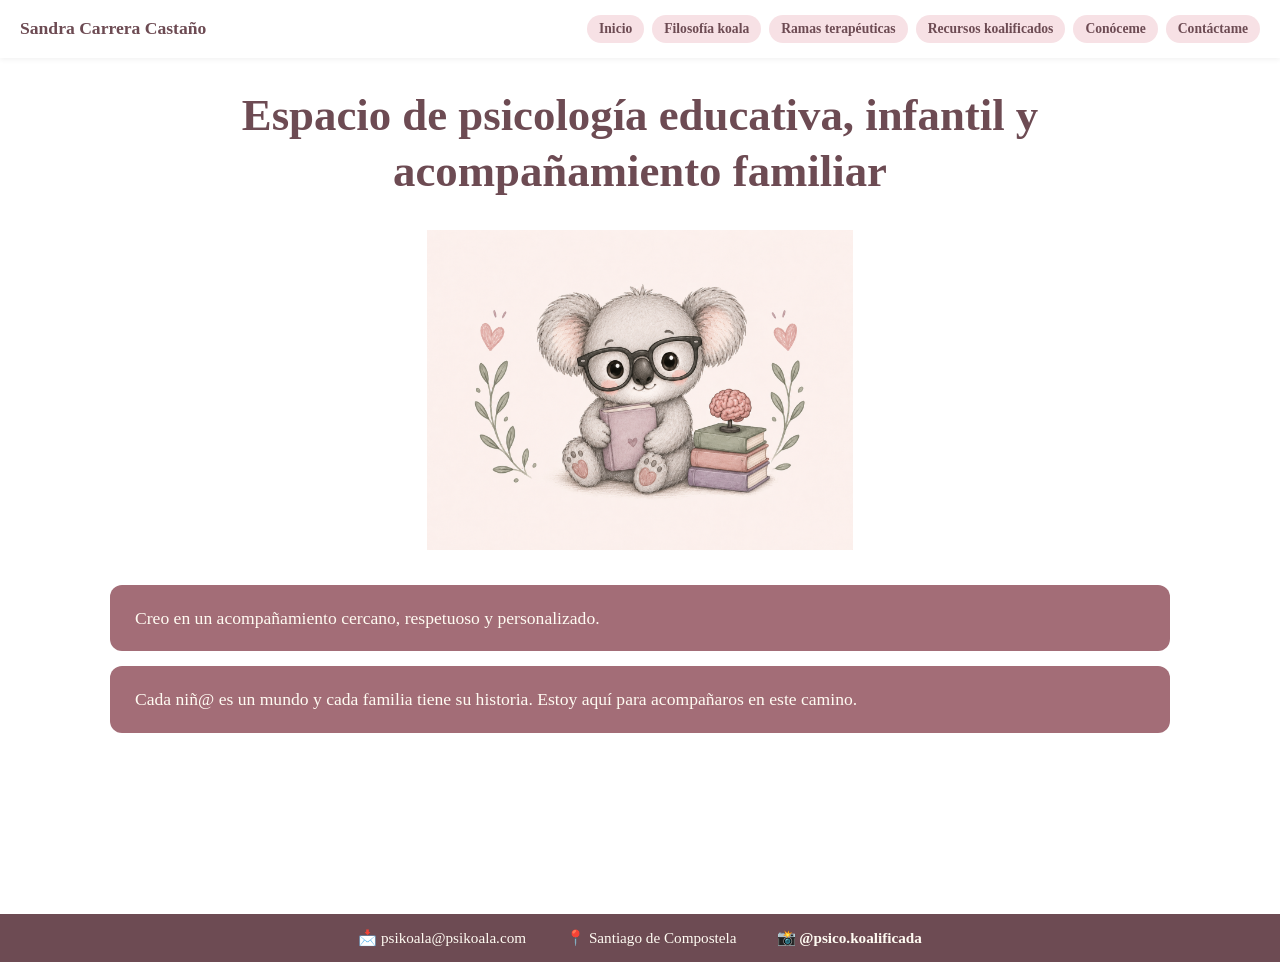
<file: index.html>
<!DOCTYPE html>
<html lang="es">
<head>
    <meta charset="UTF-8">
    <meta name="viewport" content="width=device-width, initial-scale=1.0">
    <title>Sandra Carrera - Psicóloga Koalificada</title>
    <link rel="stylesheet" href="style.css">
</head>
<body>

 <div>
<div>
    
    <!-- MENÚ DE NAVEGACIÓN CORPORATIVA ADAPTADO A MÓVILES -->
    <nav class="nav-principal" style="display: flex; flex-wrap: wrap; justify-content: space-between; align-items: center; padding: 15px 20px; background-color: #ffffff; box-shadow: 0 2px 5px rgba(0,0,0,0.05); gap: 15px;">
        
        <!-- Nombre/Logo a la izquierda -->
        <a href="index.html" class="nav-logo" style="text-decoration: none; color: #6d4b53; font-family: Georgia, serif; font-weight: 700; font-size: 1.1rem;">
            <span style="white-space: nowrap;">Sandra Carrera Castaño</span>
        </a>
        
        <!-- Lista de botones que ahora se alinean al centro si caen de línea -->
        <ul class="nav-links" style="display: flex; flex-wrap: wrap; gap: 8px; justify-content: center; align-items: center; list-style: none; margin: 0; padding: 0;">
            <li><a href="index.html" style="background-color: #F7E1E5; color: #6d4b53; font-family: Georgia, serif; padding: 6px 12px; border-radius: 20px; text-decoration: none; display: inline-block; font-weight: 600; font-size: 0.85rem;">Inicio</a></li>
            <li><a href="filosofia.html" style="background-color: #F7E1E5; color: #6d4b53; font-family: Georgia, serif; padding: 6px 12px; border-radius: 20px; text-decoration: none; display: inline-block; font-weight: 600; font-size: 0.85rem;">Filosofía koala</a></li>
            <li><a href="terapia.html" style="background-color: #F7E1E5; color: #6d4b53; font-family: Georgia, serif; padding: 6px 12px; border-radius: 20px; text-decoration: none; display: inline-block; font-weight: 600; font-size: 0.85rem;">Ramas terapéuticas</a></li>
            <li><a href="recursos.html" style="background-color: #F7E1E5; color: #6d4b53; font-family: Georgia, serif; padding: 6px 12px; border-radius: 20px; text-decoration: none; display: inline-block; font-weight: 600; font-size: 0.85rem;">Recursos koalificados</a></li>
            <li><a href="conoceme.html" style="background-color: #F7E1E5; color: #6d4b53; font-family: Georgia, serif; padding: 6px 12px; border-radius: 20px; text-decoration: none; display: inline-block; font-weight: 600; font-size: 0.85rem;">Conóceme</a></li>
            <li><a href="contacto.html" style="background-color: #F7E1E5; color: #6d4b53; font-family: Georgia, serif; padding: 6px 12px; border-radius: 20px; text-decoration: none; display: inline-block; font-weight: 600; font-size: 0.85rem;">Contáctame</a></li>
        </ul>
    </nav>
</div>


<!-- ESTRUCTURA DE LA CABECERA (HERO) OPTIMIZADA EN VERTICAL -->
<section class="hero-seccion" style="padding-top: 30px; margin-bottom: 60px; max-width: 1100px; margin-left: auto; margin-right: auto; padding-left: 20px; padding-right: 20px; box-sizing: border-box;">
    
    <!-- 1. TÍTULO PRINCIPAL (Ocupa todo el ancho) -->
    <div class="cabecera-titulo" style="width: 100%; box-sizing: border-box; margin-bottom: 30px; text-align: center;">
        <h1 style="margin: 0; color: #6d4b53; font-family: Georgia, 'Times New Roman', serif; font-size: 2.8rem; font-weight: 700; line-height: 1.25;">
            Espacio de psicología educativa, infantil y acompañamiento familiar
        </h1>
    </div>

    <!-- 2. IMAGEN DEL KOALA (Ubicada al centro, entre el título y las tarjetas) -->
    <div class="columna-derecha-imagen" style="width: 100%; display: flex; align-items: center; justify-content: center; box-sizing: border-box; margin-bottom: 35px;">
        <img src="img/psico-koala.png" alt="Espacio de Psicología Infantil" class="imagen-sandra-koala-nueva" style="max-width: 100%; max-height: 320px; width: auto; object-fit: contain; display: block;">
    </div>

    <!-- 3. CONTENEDOR DE LAS TARJETAS (Alineadas abajo de la imagen) -->
    <div class="sub-tarjetas-container" style="display: flex; flex-direction: column; gap: 15px; width: 100%; box-sizing: border-box;">
        
        <!-- Tarjeta 1 -->
        <div style="background-color: #A36D77; color: #FFFBF2; font-family: Georgia, serif; padding: 20px 25px; border-radius: 12px; font-size: 1.1rem; line-height: 1.5; box-sizing: border-box; width: 100%;">
            Creo en un acompañamiento cercano, respetuoso y personalizado.
        </div>
        
        <!-- Tarjeta 2 -->
        <div style="background-color: #A36D77; color: #FFFBF2; font-family: Georgia, serif; padding: 20px 25px; border-radius: 12px; font-size: 1.1rem; line-height: 1.5; box-sizing: border-box; width: 100%;">
            Cada niñ@ es un mundo y cada familia tiene su historia. Estoy aquí para acompañaros en este camino.
        </div>

    </div>

</section>

<!-- BLOQUE DE SEPARACIÓN ANTES DEL PIE DE PÁGINA -->
<div style="clear: both; display: block; width: 100%; height: 1px; margin-top: 60px;"></div>

<!-- PIE DE PÁGINA FINAL HORIZONTAL EN UNA SOLA LÍNEA -->
<footer class="pie-contacto-final" style="background-color: #6D4B53 !important; padding: 15px 0 !important; margin-top: 60px !important; width: 100% !important; box-sizing: border-box !important;">
    <div class="pie-contenedor" style="max-width: 1100px !important; margin: 0 auto !important; padding: 0 20px !important; box-sizing: border-box !important;">
        
        <ul class="contacto-final-lista" style="list-style: none !important; padding: 0 !important; margin: 0 !important; display: flex !important; flex-direction: row !important; justify-content: center !important; align-items: center !important; gap: 40px !important;">
            
            <!-- Email -->
            <li style="display: inline-block !important; margin: 0 !important;">
                <a href="mailto:psikoala@psikoala.com" style="text-decoration: none !important; color: #FFFBF2 !important; font-family: Georgia, serif !important; font-size: 0.95rem !important;">
                    📩 psikoala@psikoala.com
                </a>
            </li>
            
            <!-- Ubicación -->
            <li style="display: inline-block !important; color: #FFFBF2 !important; font-family: Georgia, serif !important; font-size: 0.95rem !important; margin: 0 !important;">
                📍 Santiago de Compostela
            </li>
            
            <!-- Instagram (Enlace corregido a tu perfil) -->
            <li style="display: inline-block !important; margin: 0 !important;">
                <a href="https://instagram.com" target="_blank" rel="noopener noreferrer" style="text-decoration: none !important; color: #FFFBF2 !important; font-family: Georgia, serif !important; font-size: 0.95rem !important; font-weight: 600 !important;">
                    📸 @psico.koalificada
                </a>
            </li>

        </ul>
    </div>
</footer>

</body>
</html>
</file>
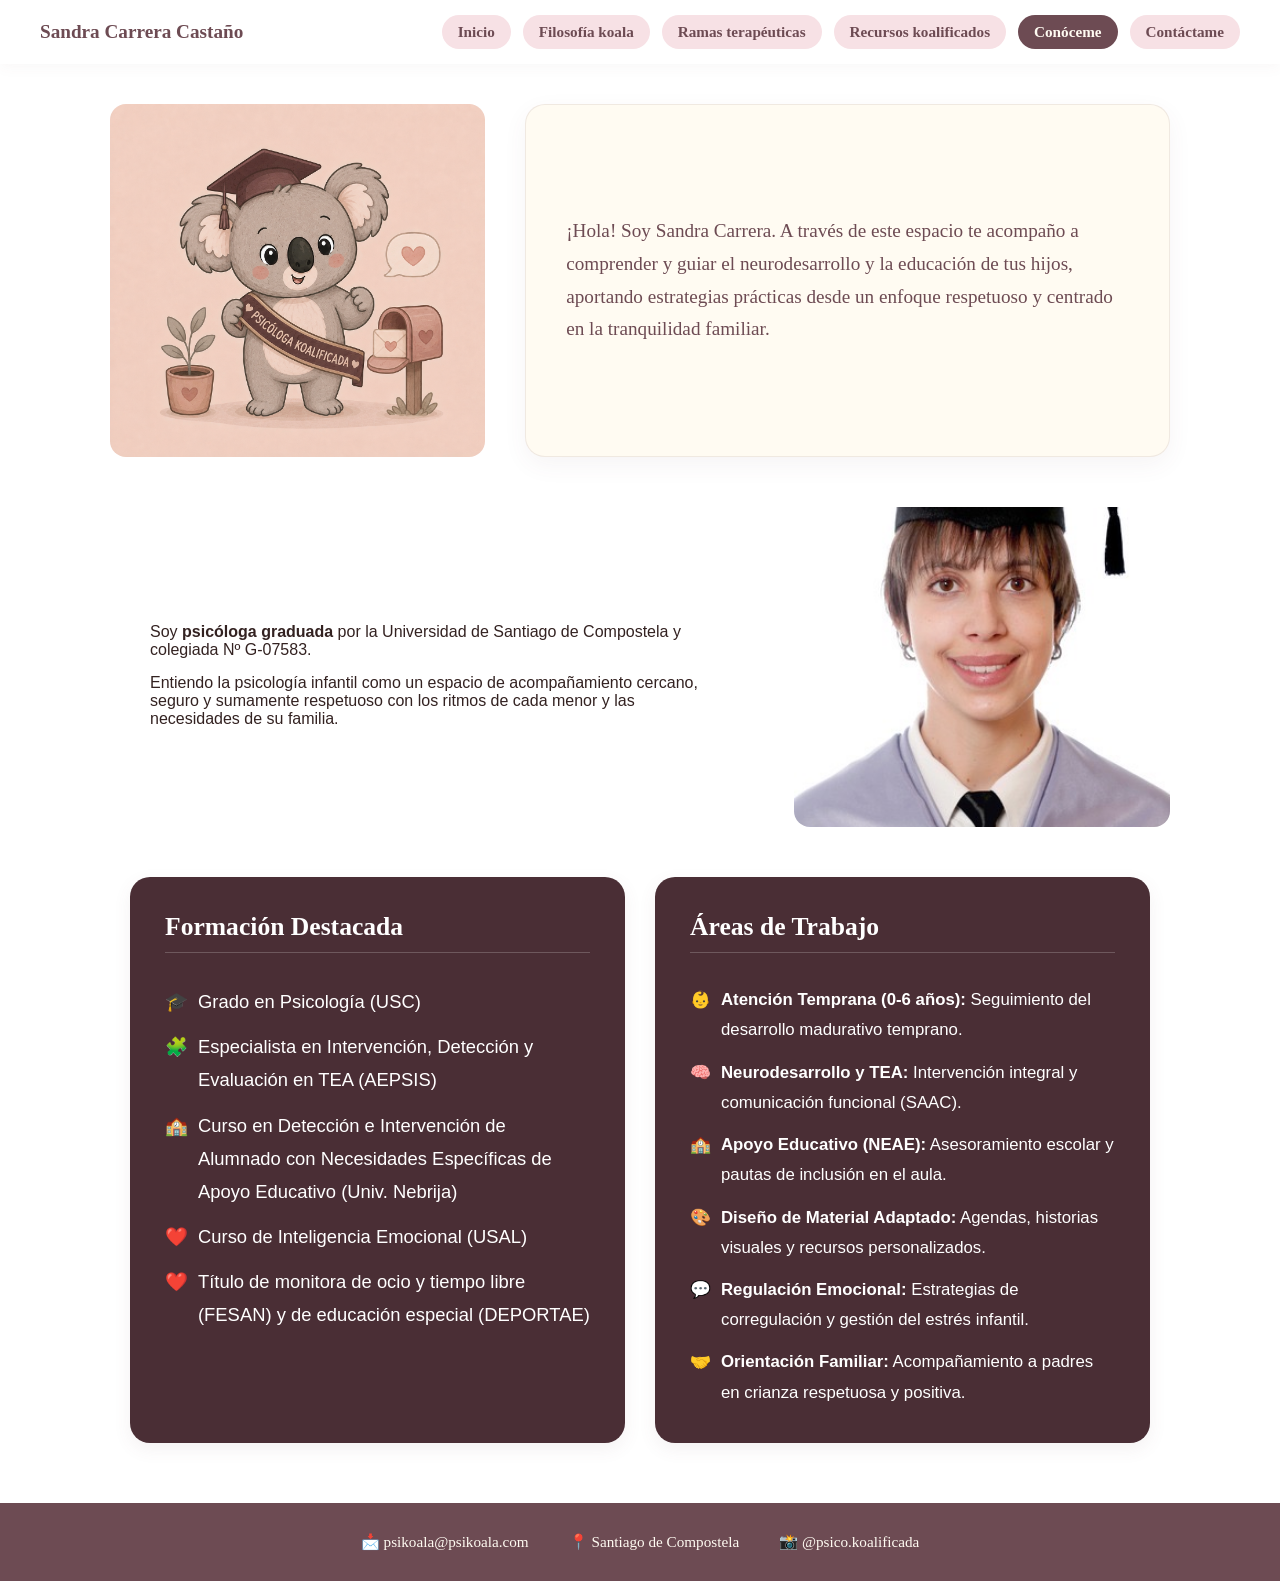
<file: conoceme.html>
<!DOCTYPE html>
<html lang="es">
<head>
    <meta charset="UTF-8">
    <meta name="viewport" content="width=device-width, initial-scale=1.0">
    <title>Conóceme - Sandra Carrera</title>
    <link rel="stylesheet" href="style.css">
</head>
<body>

    <!-- MENÚ DE NAVEGACIÓN CORPORATIVA -->
    <nav class="nav-principal">
        <a href="index.html" class="nav-logo">
            <span>Sandra Carrera Castaño</span>
        </a>
        <ul class="nav-links">
            <li><a href="index.html">Inicio</a></li>
            <li><a href="filosofia.html">Filosofía koala</a></li>
            <li><a href="terapia.html">Ramas terapéuticas</a></li>
            <li><a href="recursos.html">Recursos koalificados</a></li>
            <li><a href="conoceme.html" class="boton-nav">Conóceme</a></li>
            <li><a href="contacto.html">Contáctame</a></li>
        </ul>
    </nav>

    <!-- CONTENEDOR PRINCIPAL -->
    <main class="section-inner" style="margin-top: 40px; padding: 0 20px;">

        <!-- 1. SECCIÓN: PRESENTACIÓN (Koala + Tarjeta Crema Claro) -->
        <div class="tarjeta-recurso" style="margin-bottom: 50px; display: flex; gap: 30px; align-items: stretch; flex-wrap: wrap;">
            <!-- Contenedor del koala -->
            <div class="contenedor-imagen" style="flex: 1; min-width: 280px;">
                <img src="img/conoceme-koala.png.PNG" alt="Conóceme Koala" style="width: 100%; height: auto; object-fit: contain;">
            </div>

            <!-- Tarjeta de texto crema claro -->
            <div style="flex: 1.5; min-width: 300px; background-color: var(--cream) !important; padding: 40px !important; border-radius: 20px !important; display: flex !important; flex-direction: column !important; justify-content: center !important; box-shadow: 0 8px 24px rgba(109, 75, 83, 0.06) !important; border: 1px solid rgba(109, 75, 83, 0.1) !important;">
                <p style="color: var(--bark) !important; font-family: var(--ff-display), Georgia, serif !important; font-size: 1.2rem !important; line-height: 1.7 !important; margin: 0 !important; text-align: left !important; font-weight: 500 !important;">
                    ¡Hola! Soy Sandra Carrera. A través de este espacio te acompaño a comprender y guiar el neurodesarrollo y la educación de tus hijos, aportando estrategias prácticas desde un enfoque respetuoso y centrado en la tranquilidad familiar.
                </p>
            </div>
        </div>

        <!-- 2. SECCIÓN: BIOGRAFÍA (Texto Rosa Claro + Foto Sandra a la Derecha) -->
        <div class="tarjeta-recurso" style="margin-bottom: 50px; display: flex; gap: 30px; align-items: stretch; flex-wrap: wrap;">
            <!-- Tarjeta de texto rosa claro (Izquierda) -->
            <div class="tarjeta-clara-texto" style="flex: 1.5; min-width: 300px; display: flex; flex-direction: column; justify-content: center; padding: 40px; border-radius: 20px;">
                <p style="margin-bottom: 15px;">
                    Soy <strong>psicóloga graduada</strong> por la Universidad de Santiago de Compostela y colegiada Nº G-07583.
                </p>
                <p style="margin: 0;">
                    Entiendo la psicología infantil como un espacio de acompañamiento cercano, seguro y sumamente respetuoso con los ritmos de cada menor y las necesidades de su familia.
                </p>
            </div>

            <!-- Contenedor de la foto de Sandra (Derecha) -->
            <div class="contenedor-imagen" style="flex: 1; min-width: 280px; display: flex; justify-content: center; align-items: center;">
                <img src="img/imagensandra.png" alt="Sandra Carrera - Psicóloga Infantil" class="foto-sandra" style="width: 100%; height: auto; max-height: 320px; object-fit: cover; border-radius: 16px;">
            </div>
        </div>

        <!-- 3. SECCIÓN: COMPETENCIAS Y FORMACIÓN (Alineadas paralelas con mismo ancho) -->
        <div class="tarjetas-grid-contenedor" style="margin-bottom: 60px; display: flex; gap: 30px; flex-wrap: wrap; align-items: stretch; width: 100%;">
            
            <!-- Tarjeta Formación Destacada -->
            <aside class="tarjeta-sidebar value-item" style="flex: 1; min-width: 300px; box-sizing: border-box;">
                <h3 style="color: #ffffff !important; font-family: var(--ff-display) !important; font-size: 1.6rem !important; margin-top: 0 !important; margin-bottom: 20px !important; border-bottom: 1px solid rgba(255,255,255,0.2) !important; padding-bottom: 10px !important;">Formación Destacada</h3>
                <ul style="margin: 0 !important; padding: 0 !important; list-style: none !important; font-family: sans-serif !important; color: #ffffff !important; line-height: 1.8 !important; font-size: 1.15rem !important;">
                    <li style="margin-bottom: 12px !important; display: flex !important; gap: 10px !important; align-items: flex-start !important;"><span>🎓</span> <span>Grado en Psicología (USC)</span></li>
                    <li style="margin-bottom: 12px !important; display: flex !important; gap: 10px !important; align-items: flex-start !important;"><span>🧩</span> <span>Especialista en Intervención, Detección y Evaluación en TEA (AEPSIS)</span></li>
                    <li style="margin-bottom: 12px !important; display: flex !important; gap: 10px !important; align-items: flex-start !important;"><span>🏫</span> <span>Curso en Detección e Intervención de Alumnado con Necesidades Específicas de Apoyo Educativo (Univ. Nebrija)</span></li>
                    <li style="margin-bottom: 12px !important; display: flex !important; gap: 10px !important; align-items: flex-start !important;"><span>❤️</span> <span>Curso de Inteligencia Emocional (USAL)</span></li>
                    <li style="margin-bottom: 0 !important; display: flex !important; gap: 10px !important; align-items: flex-start !important;"><span>❤️</span> <span>Título de monitora de ocio y tiempo libre (FESAN) y de educación especial (DEPORTAE)</span></li>
                </ul>
            </aside>

            <!-- Tarjeta Áreas de Trabajo -->
            <aside class="tarjeta-sidebar value-item" style="flex: 1; min-width: 300px; box-sizing: border-box;">
                <h3 style="color: #ffffff !important; font-family: var(--ff-display) !important; font-size: 1.6rem !important; margin-top: 0 !important; margin-bottom: 20px !important; border-bottom: 1px solid rgba(255,255,255,0.2) !important; padding-bottom: 10px !important;">Áreas de Trabajo</h3>
                <ul style="margin: 0 !important; padding: 0 !important; list-style: none !important; font-family: sans-serif !important; color: #ffffff !important; line-height: 1.8 !important; font-size: 1.05rem !important;">
                    <li style="margin-bottom: 12px !important; display: flex !important; gap: 10px !important; align-items: flex-start !important;"><span>👶</span> <span><strong>Atención Temprana (0-6 años):</strong> Seguimiento del desarrollo madurativo temprano.</span></li>
                    <li style="margin-bottom: 12px !important; display: flex !important; gap: 10px !important; align-items: flex-start !important;"><span>🧠</span> <span><strong>Neurodesarrollo y TEA:</strong> Intervención integral y comunicación funcional (SAAC).</span></li>
                    <li style="margin-bottom: 12px !important; display: flex !important; gap: 10px !important; align-items: flex-start !important;"><span>🏫</span> <span><strong>Apoyo Educativo (NEAE):</strong> Asesoramiento escolar y pautas de inclusión en el aula.</span></li>
                    <li style="margin-bottom: 12px !important; display: flex !important; gap: 10px !important; align-items: flex-start !important;"><span>🎨</span> <span><strong>Diseño de Material Adaptado:</strong> Agendas, historias visuales y recursos personalizados.</span></li>
                    <li style="margin-bottom: 12px !important; display: flex !important; gap: 10px !important; align-items: flex-start !important;"><span>💬</span> <span><strong>Regulación Emocional:</strong> Estrategias de corregulación y gestión del estrés infantil.</span></li>
                    <li style="margin-bottom: 0 !important; display: flex !important; gap: 10px !important; align-items: flex-start !important;"><span>🤝</span> <span><strong>Orientación Familiar:</strong> Acompañamiento a padres en crianza respetuosa y positiva.</span></li>
                </ul>
            </aside>

        </div>
    </main>

    <!-- PIE DE PÁGINA CORPORATIVO -->
    <footer class="pie-contacto-final">
        <div class="pie-contenedor">
            <ul class="contacto-final-lista">
                <li>
                    <a href="mailto:psikoala@psikoala.com">📩 psikoala@psikoala.com</a>
                </li>
                <li>
                    📍 Santiago de Compostela
                </li>
                <li>
                    <a href="https://instagram.com" target="_blank" rel="noopener noreferrer">📸 @psico.koalificada</a>
                </li>
            </ul>
        </div>
    </footer>

</body>
</html>
</file>
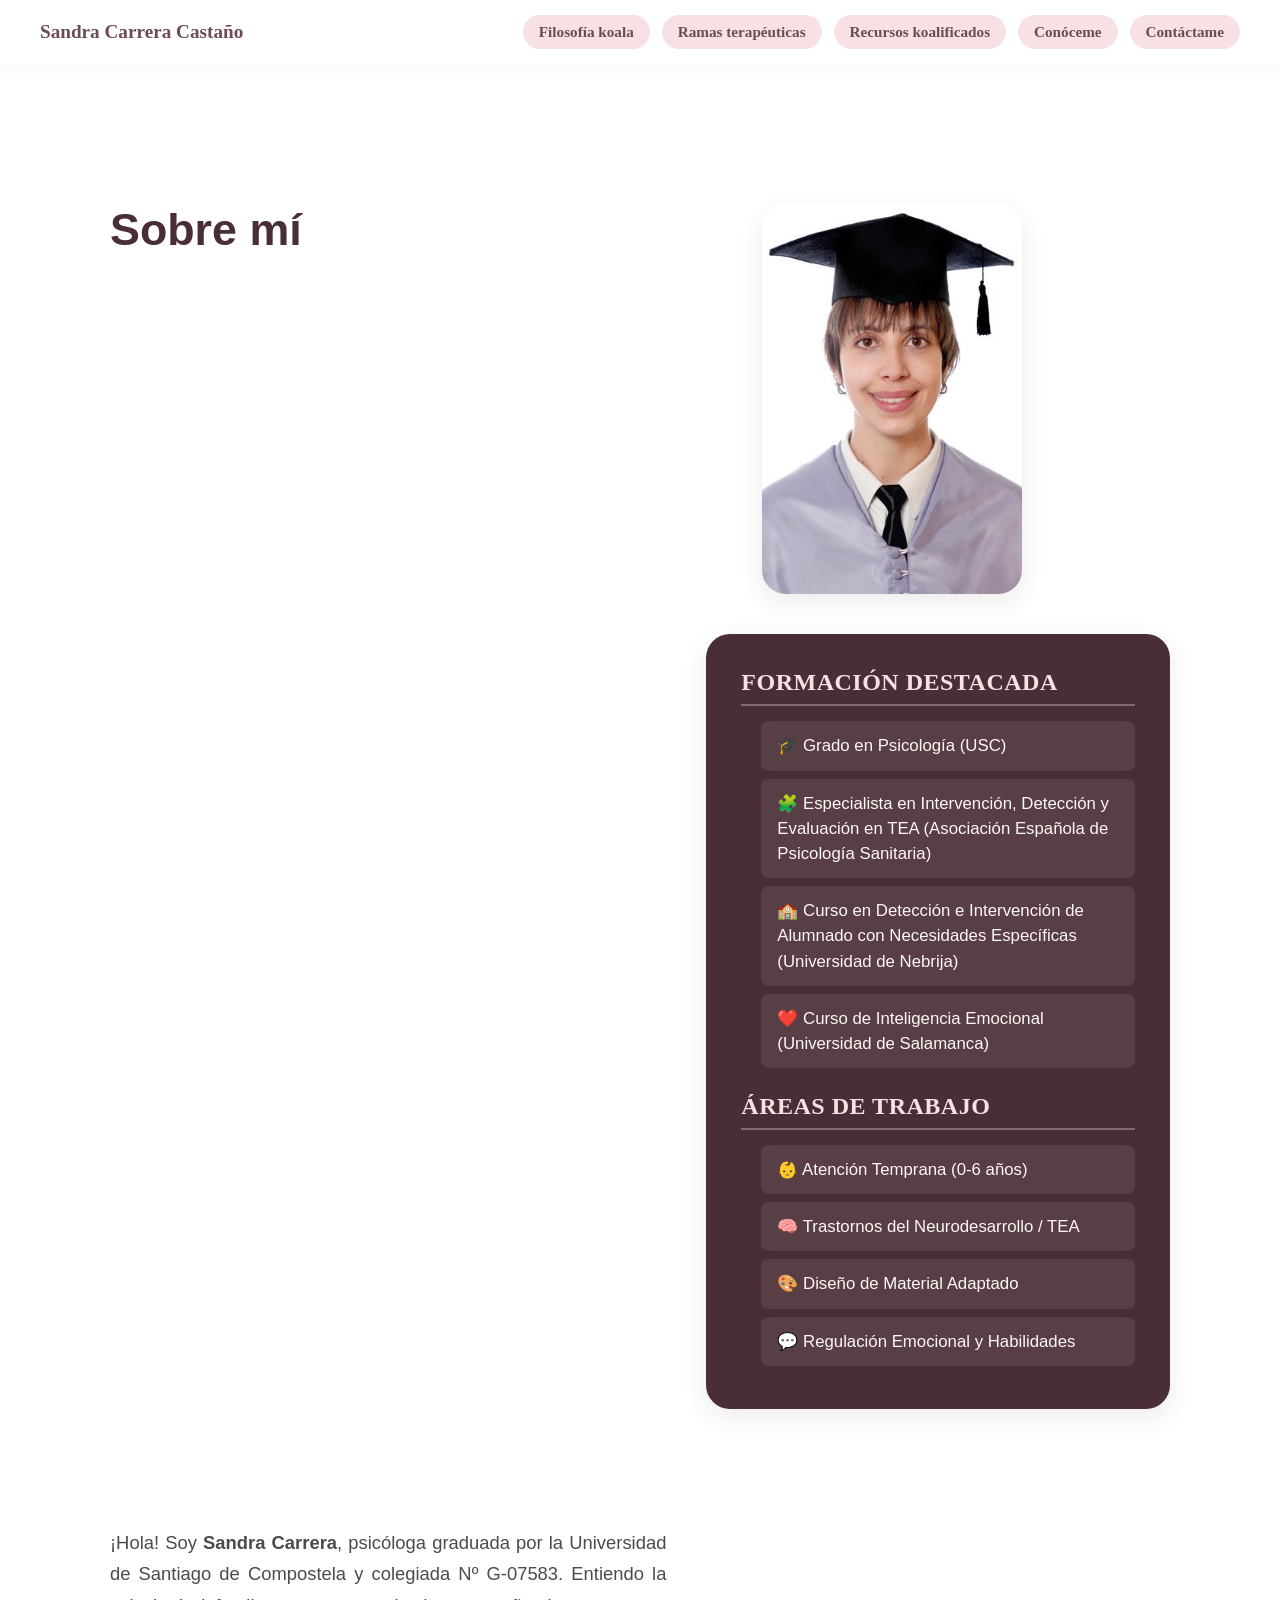
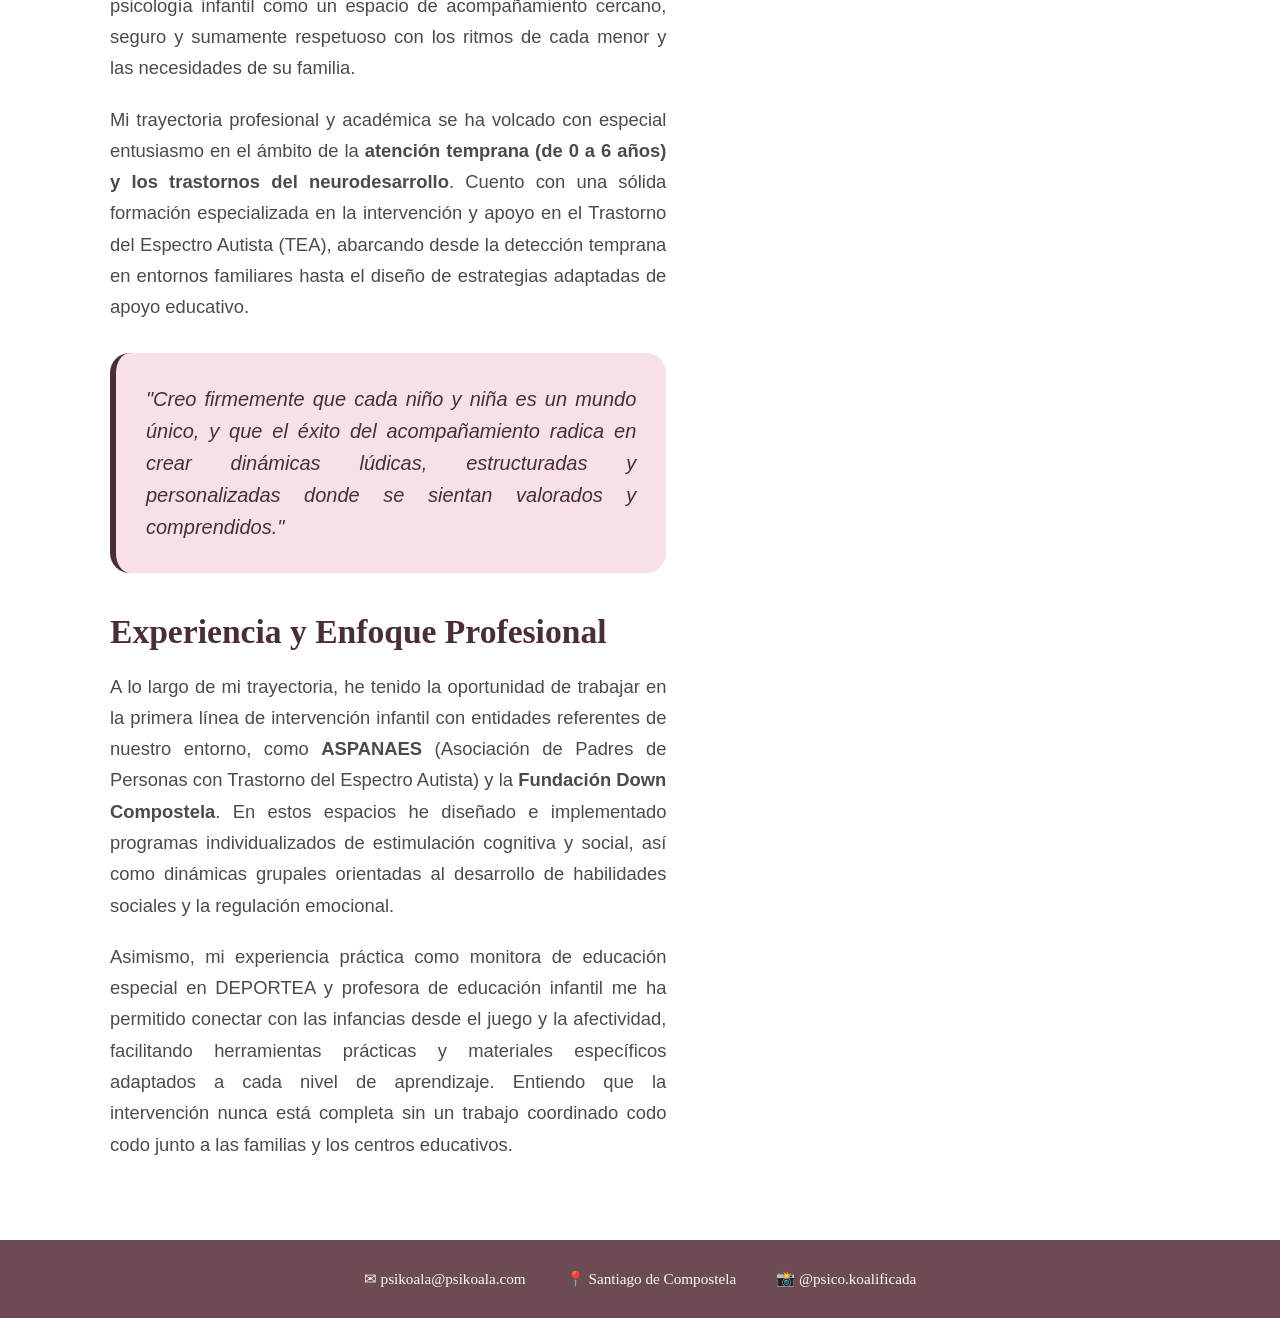
<file: conoceme.sobremi.html>
<!DOCTYPE html>
<html lang="es">
<head>
    <meta charset="UTF-8">
    <meta name="viewport" content="width=device-width, initial-scale=1.0">
    <title>Conóceme - Sandra Carrera</title>
    <link rel="stylesheet" href="style.css">
    <style>
        .sobre-mi-contenedor {
            max-width: 1200px; 
            margin: 120px auto 60px auto;
            padding: 0 20px;
            display: grid;
            grid-template-columns: 1fr; /* Una sola columna en móviles */
            gap: 40px;
        }
        @media (min-width: 992px) {
            .sobre-mi-contenedor {
                /* Divide el espacio en dos columnas de ancho similar (55% y 45%) */
                grid-template-columns: 1.2fr 1fr; 
                align-items: start; /* Alinea los elementos arriba */
            }
        }
        .texto-presentacion h1 {
            color: #4A2E35;
            font-size: 2.5rem;
            margin-bottom: 20px;
        }
        .texto-presentacion h2 {
            color: #4A2E35;
            font-size: 1.4rem;
            margin-top: 25px;
            margin-bottom: 10px;
        }
        .texto-presentacion p {
            line-height: 1.7; /* Sutilmente ajustado para compactar el largo */
            color: #4b4b4b;
            font-size: 1.05rem; /* Letra un punto más pequeña para que el texto fluya más largo */
            margin-bottom: 15px;
            text-align: justify;
        }
        .bloque-destacado {
            background-color: #FDF8F5;
            border-left: 4px solid #4A2E35;
            padding: 15px 20px;
            border-radius: 0 8px 8px 0;
            margin: 20px 0;
        }
        .bloque-destacado p {
            font-style: italic;
            margin: 0;
        }
        
        /* CONTENEDOR DE LA COLUMNA DERECHA: FOTO + TARJETA */
        .columna-derecha-flexible {
            display: flex;
            flex-direction: column;
            gap: 25px; 
        }

        /* DISEÑO DE LA FOTO AJUSTADA */
        .foto-perfil-sobremi {
            width: 100%;
            height: auto;
            border-radius: 16px;
            object-fit: cover;
            box-shadow: 0 8px 25px rgba(74, 46, 53, 0.1);
        }

        /* TARJETA (SIDEBAR) */
        .tarjeta-sidebar {
            background-color: #4A2E35; 
            padding: 30px;
            border-radius: 16px;
            height: fit-content;
            box-shadow: 0 8px 25px rgba(74, 46, 53, 0.15);
            box-sizing: border-box;
            width: 100%;
        }
        .tarjeta-sidebar h3 {
            color: #FDF8F5; 
            margin-top: 0;
            margin-bottom: 20px;
            font-size: 1.4rem; 
            border-bottom: 2px solid rgba(253, 248, 245, 0.3); 
            padding-bottom: 8px;
            text-transform: uppercase;
            letter-spacing: 0.5px;
        }
        .tarjeta-sidebar ul {
            list-style: none;
            padding: 0;
            margin: 0;
        }
        .tarjeta-sidebar ul li {
            background-color: rgba(253, 248, 245, 0.08); 
            margin-bottom: 14px;
            font-size: 1.05rem; /* Ajustado ligeramente para equilibrar visualmente */
            color: #FDF8F5; 
            display: flex;
            align-items: flex-start;
            gap: 12px;
            padding: 12px 16px;
            border-radius: 8px;
            line-height: 1.5;
        }
    </style>
</head>
<body>

<!-- MENÚ DE NAVEGACIÓN CORPORATIVA DEFINITIVA -->
<nav class="nav-principal">
    <a href="index.html" class="nav-logo">
        Sandra Carrera Castaño
    </a>
    <ul class="nav-links">
        <li><a href="filosofia.html">Filosofía koala</a></li>
        <li><a href="terapia.html">Ramas terapéuticas</a></li>
        <li><a href="recursos.html">Recursos koalificados</a></li>
        <li><a href="conoceme.html">Conóceme</a></li>
        <li><a href="contacto.html">Contáctame</a></li>
    </ul>
</nav>


<!-- SECCIÓN PRINCIPAL -->
<div class="sobre-mi-contenedor" style="max-width: 1100px; margin: 140px auto 40px auto; padding: 0 20px;">
    
    <!-- TÍTULO PRINCIPAL (Arriba del todo) -->
    <h1 style="color: #4A2E35; font-size: 2.8rem; font-weight: 800; margin: 0 0 30px 0;">Sobre mí</h1>

    <!-- FILA SUPERIOR: FOTO PEQUEÑA + TARJETA GRANATE ENSANCHADA -->
    <div style="display: flex; gap: 40px; align-items: stretch; margin-bottom: 40px; flex-wrap: wrap;">
        
        <!-- Foto de Sandra en tamaño reducido -->
        <div style="flex: 0.8; min-width: 250px; display: flex; justify-content: center; align-items: center;">
            <img src="img/imagensandra.png" alt="Sandra Carrera - Psicóloga Infantil" class="foto-perfil-sobremi" style="width: 100%; max-width: 260px; height: auto; border-radius: 24px; object-fit: cover;">
        </div>

        <!-- Tarjeta Granate más ancha ocupando el resto del espacio -->
        <aside class="tarjeta-sidebar" style="flex: 2; min-width: 320px; background-color: #4A2E35; color: #ffffff; padding: 35px; border-radius: 24px; box-shadow: 0 8px 25px rgba(74, 46, 53, 0.1);">
            <h3 style="color: #F7E1E5; font-size: 1.5rem; margin-top: 0; margin-bottom: 15px; font-family: Georgia, serif;">Formación Destacada</h3>
            <ul style="padding-left: 20px; line-height: 1.8; margin-bottom: 25px;">
                <li style="margin-bottom: 8px;">🎓 Grado en Psicología (USC)</li>
                <li style="margin-bottom: 8px;">🧩 Especialista en Intervención, Detección y Evaluación en TEA (Asociación Española de Psicología Sanitaria)</li>
                <li style="margin-bottom: 8px;">🏫 Curso en Detección e Intervención de Alumnado con Necesidades Específicas (Universidad de Nebrija)</li>
                <li style="margin-bottom: 8px;">❤️ Curso de Inteligencia Emocional (Universidad de Salamanca)</li>
            </ul>

            <h3 style="color: #F7E1E5; font-size: 1.5rem; margin-top: 0; margin-bottom: 15px; font-family: Georgia, serif;">Áreas de Trabajo</h3>
            <ul style="padding-left: 20px; line-height: 1.8; margin-bottom: 0;">
                <li style="margin-bottom: 8px;">👶 Atención Temprana (0-6 años)</li>
                <li style="margin-bottom: 8px;">🧠 Trastornos del Neurodesarrollo / TEA</li>
                <li style="margin-bottom: 8px;">🎨 Diseño de Material Adaptado</li>
                <li style="margin-bottom: 8px;">💬 Regulación Emocional y Habilidades</li>
            </ul>
        </aside>
        
    </div>

    <!-- FILA INFERIOR: TEXTO REDACTADO (Ocupando todo el ancho debajo) -->
    <article class="texto-presentacion" style="width: 100%; text-align: left; margin-top: 20px;">
        <p style="font-size: 1.15rem; line-height: 1.7; color: #4b4b4b; margin-bottom: 20px;">¡Hola! Soy <strong>Sandra Carrera</strong>, psicóloga graduada por la Universidad de Santiago de Compostela y colegiada Nº G-07583. Entiendo la psicología infantil como un espacio de acompañamiento cercano, seguro y sumamente respetuoso con los ritmos de cada menor y las necesidades de su familia.</p>
        
        <p style="font-size: 1.15rem; line-height: 1.7; color: #4b4b4b; margin-bottom: 30px;">Mi trayectoria profesional y académica se ha volcado con especial entusiasmo en el ámbito de la <strong>atención temprana (de 0 a 6 años) y los trastornos del neurodesarrollo</strong>. Cuento con una sólida formación especializada en la intervención y apoyo en el Trastorno del Espectro Autista (TEA), abarcando desde la detección temprana en entornos familiares hasta el diseño de estrategias adaptadas de apoyo educativo.</p>

        <!-- Bloque Destacado de la Cita -->
        <div class="bloque-destacado" style="background-color: #F7E1E5; padding: 30px; border-radius: 20px; margin-bottom: 40px; border-left: 6px solid #4A2E35;">
            <p style="font-size: 1.25rem; font-style: italic; color: #4A2E35; margin: 0; line-height: 1.6;">"Creo firmemente que cada niño y niña es un mundo único, y que el éxito del acompañamiento radica en crear dinámicas lúdicas, estructuradas y personalizadas donde se sientan valorados y comprendidos."</p>
        </div>

        <h2 style="color: #4A2E35; font-size: 2.1rem; font-family: Georgia, serif; margin: 40px 0 20px 0;">Experiencia y Enfoque Profesional</h2>
        <p style="font-size: 1.15rem; line-height: 1.7; color: #4b4b4b; margin-bottom: 20px;">A lo largo de mi trayectoria, he tenido la oportunidad de trabajar en la primera línea de intervención infantil con entidades referentes de nuestro entorno, como <strong>ASPANAES</strong> (Asociación de Padres de Personas con Trastorno del Espectro Autista) y la <strong>Fundación Down Compostela</strong>. En estos espacios he diseñado e implementado programas individualizados de estimulación cognitiva y social, así como dinámicas grupales orientadas al desarrollo de habilidades sociales y la regulación emocional.</p>
        
        <p style="font-size: 1.15rem; line-height: 1.7; color: #4b4b4b; margin-bottom: 20px;">Asimismo, mi experiencia práctica como monitora de educación especial en DEPORTEA y profesora de educación infantil me ha permitido conectar con las infancias desde el juego y la afectividad, facilitando herramientas prácticas y materiales específicos adaptados a cada nivel de aprendizaje. Entiendo que la intervención nunca está completa sin un trabajo coordinado codo codo junto a las familias y los centros educativos.</p>
    </article>

</div>


<!-- PIE DE PÁGINA -->
<footer class="pie-contacto-final">
    <div class="pie-contenedor">
        <ul class="contacto-final-lista">
            <li><a href="mailto:psikoala@psikoala.com">✉ psikoala@psikoala.com</a></li>
            <li><span>📍 Santiago de Compostela</span></li>
            <li><a href="https://instagram.com" target="_blank" rel="noopener noreferrer">📸 @psico.koalificada</a></li>
        </ul>
    </div> 
</footer>

</body>
</html>
</file>
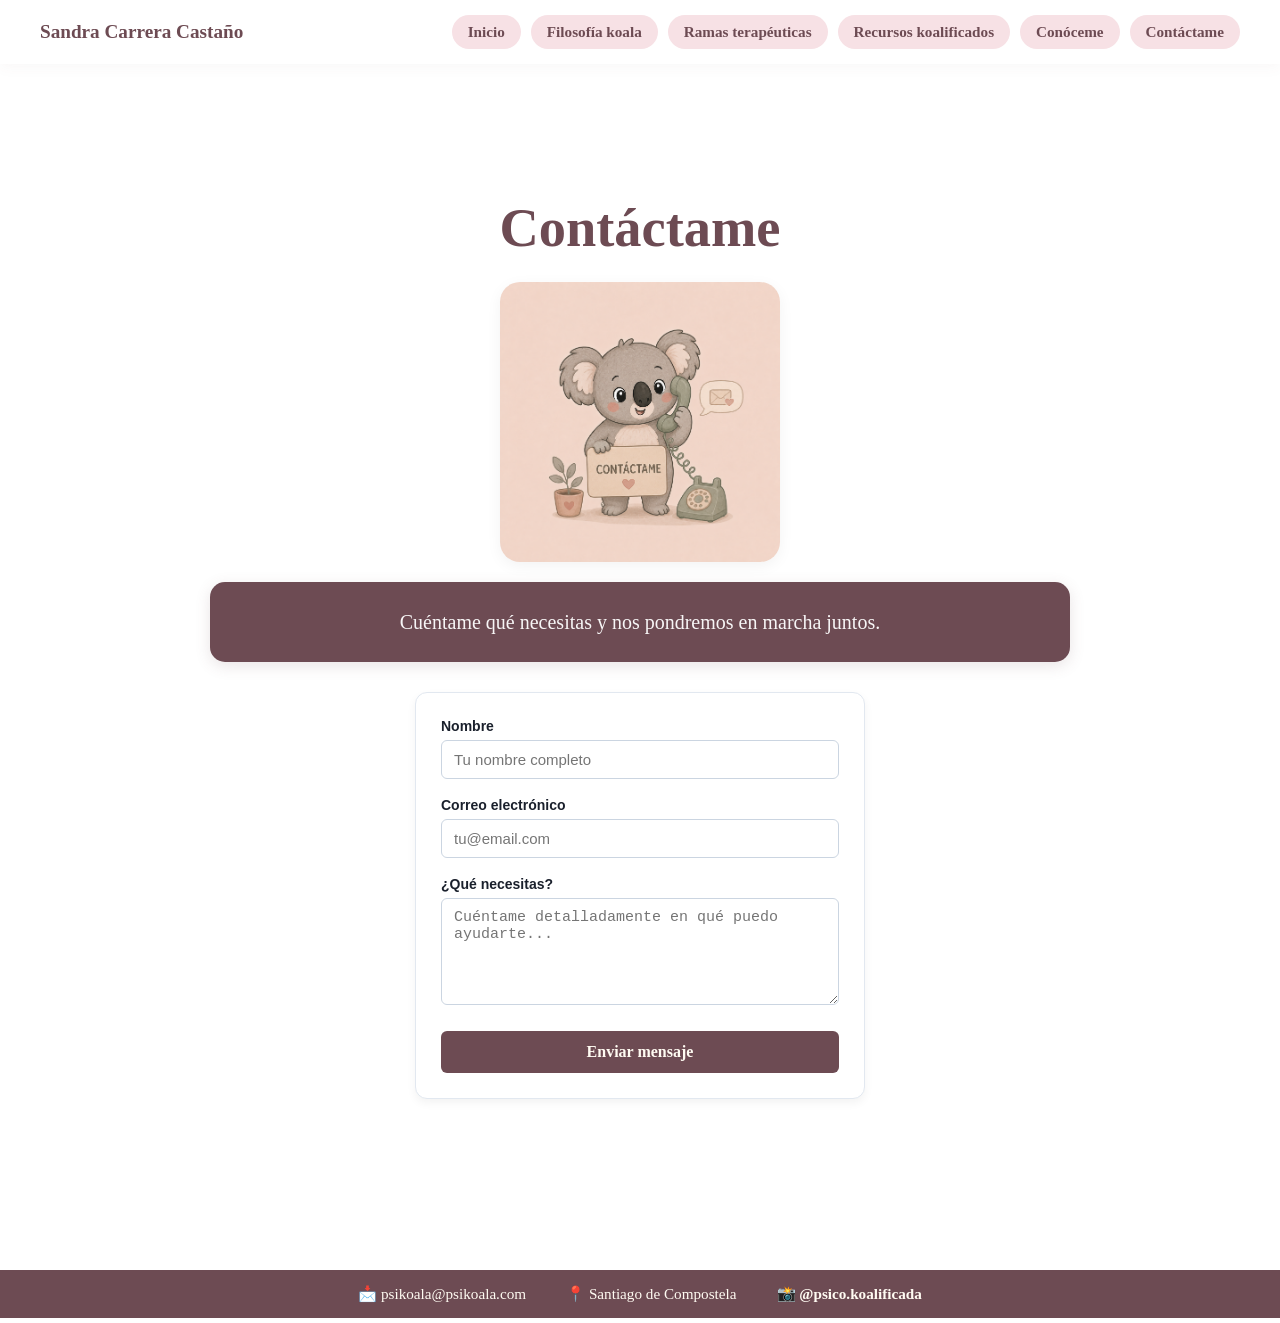
<file: contacto.html>
<!DOCTYPE html>
<html lang="es">
<head>
    <meta name="referrer" content="origin">
    <meta name="viewport" content="width=device-width, initial-scale=1.0">
    <meta charset="UTF-8">
    <title>Contacto - Sandra Carrera</title>
    <link rel="stylesheet" href="style.css">
</head>
<body>

    <!-- MENÚ DE NAVEGACIÓN CORPORATIVA DEFINITIVA -->
    <nav class="nav-principal">
        <a href="index.html" class="nav-logo">
            <span style="white-space: nowrap;">Sandra Carrera Castaño</span>
        </a>
        <ul class="nav-links" style="display: flex; gap: 10px; align-items: center; list-style: none; margin: 0; padding: 0;">
            <!-- Botones del menú con fondo rosa, bordes redondeados y tipografía Georgia -->
            <li><a href="index.html" style="background-color: #F7E1E5; color: #6d4b53; font-family: Georgia, serif; padding: 8px 16px; border-radius: 20px; text-decoration: none; display: inline-block; font-weight: 600; font-size: 0.95rem;">Inicio</a></li>
            <li><a href="filosofia.html" style="background-color: #F7E1E5; color: #6d4b53; font-family: Georgia, serif; padding: 8px 16px; border-radius: 20px; text-decoration: none; display: inline-block; font-weight: 600; font-size: 0.95rem;">Filosofía koala</a></li>
            <li><a href="terapia.html" style="background-color: #F7E1E5; color: #6d4b53; font-family: Georgia, serif; padding: 8px 16px; border-radius: 20px; text-decoration: none; display: inline-block; font-weight: 600; font-size: 0.95rem;">Ramas terapéuticas</a></li>
            <li><a href="recursos.html" style="background-color: #F7E1E5; color: #6d4b53; font-family: Georgia, serif; padding: 8px 16px; border-radius: 20px; text-decoration: none; display: inline-block; font-weight: 600; font-size: 0.95rem;">Recursos koalificados</a></li>
            <li><a href="conoceme.html" style="background-color: #F7E1E5; color: #6d4b53; font-family: Georgia, serif; padding: 8px 16px; border-radius: 20px; text-decoration: none; display: inline-block; font-weight: 600; font-size: 0.95rem;">Conóceme</a></li>
            <li><a href="contacto.html" style="background-color: #F7E1E5; color: #6d4b53; font-family: Georgia, serif; padding: 8px 16px; border-radius: 20px; text-decoration: none; display: inline-block; font-weight: 600; font-size: 0.95rem;">Contáctame</a></li>
        </ul>
    </nav>


<!-- CUERPO PRINCIPAL DE LA PÁGINA (CONTACTO) -->
<main class="contacto-contenedor-pagina" style="max-width: 900px !important; margin: 0 auto !important; padding: 130px 20px 20px 20px !important; box-sizing: border-box !important; display: block !important;">
  
  <div style="display: flex !important; flex-direction: column !important; gap: 20px !important; width: 100% !important; box-sizing: border-box !important; margin-bottom: 30px !important;">
    
    <!-- 1. TÍTULO GRANDE -->
    <h1 style="color: #6d4b53 !important; font-family: Georgia, 'Times New Roman', serif !important; font-size: 3.4rem !important; font-weight: 700 !important; margin: 0 !important; line-height: 1.25 !important; text-transform: lowercase !important; text-align: center !important;">
        <span style="text-transform: capitalize !important;">Contáctame</span>
    </h1>
    
    <!-- 2. IMAGEN DEBAJO DEL TÍTULO Y ENCIMA DE LA TARJETA -->
    <div style="max-width: 280px !important; margin: 0 auto !important; width: 100% !important; display: flex !important; justify-content: center !important; box-sizing: border-box !important;">
        <img src="img/contacto.png.png" alt="Contacto" style="width: 100% !important; height: auto !important; border-radius: 20px !important; box-shadow: 0 4px 15px rgba(0,0,0,0.05) !important;">
    </div>

    <!-- 3. TARJETA ROSA OSCURO CON EL SUBTÍTULO -->
    <div class="tarjeta-subtitulo-oscura" style="background-color: #6d4b53 !important; padding: 25px 30px !important; border-radius: 15px !important; box-shadow: 0 4px 15px rgba(109, 75, 83, 0.15) !important; width: 100% !important; box-sizing: border-box !important;">
        <p style="font-size: 1.25rem !important; line-height: 1.5 !important; color: #ffffff !important; margin: 0 !important; opacity: 0.95 !important; font-family: Georgia, serif !important; text-align: center !important;">
            Cuéntame qué necesitas y nos pondremos en marcha juntos.
        </p>
    </div>
    
  </div>

  <!-- Inicio del Formulario de Contacto (ENLACE INTEGRADO) -->
  <form action="https://formspree.io/f/maewlngr" method="POST" style="max-width: 450px; margin: 30px auto; font-family: 'Segoe UI', Roboto, Helvetica, Arial, sans-serif; padding: 25px; border: 1px solid #e2e8f0; border-radius: 12px; background-color: #ffffff; box-shadow: 0 4px 10px rgba(0, 0, 0, 0.05);">
    
    <!-- Campo: Nombre -->
    <div style="margin-bottom: 18px;">
      <label for="nombre" style="display: block; margin-bottom: 6px; font-weight: 600; color: #1a202c; font-size: 14px;">Nombre</label>
      <input type="text" id="nombre" name="nombre" required placeholder="Tu nombre completo" style="width: 100%; padding: 10px 12px; border: 1px solid #cbd5e1; border-radius: 6px; box-sizing: border-box; font-size: 15px; color: #334155;">
    </div>

    <!-- Campo: Correo electrónico -->
    <div style="margin-bottom: 18px;">
      <label for="email" style="display: block; margin-bottom: 6px; font-weight: 600; color: #1a202c; font-size: 14px;">Correo electrónico</label>
      <input type="email" id="email" name="email" required placeholder="tu@email.com" style="width: 100%; padding: 10px 12px; border: 1px solid #cbd5e1; border-radius: 6px; box-sizing: border-box; font-size: 15px; color: #334155;">
    </div>

    <!-- Campo: Qué necesitas (Adaptado a "message" para cumplir con Formspree) -->
    <div style="margin-bottom: 22px;">
      <label for="mensaje" style="display: block; margin-bottom: 6px; font-weight: 600; color: #1a202c; font-size: 14px;">¿Qué necesitas?</label>
      <textarea id="mensaje" name="message" rows="5" required placeholder="Cuéntame detalladamente en qué puedo ayudarte..." style="width: 100%; padding: 10px 12px; border: 1px solid #cbd5e1; border-radius: 6px; box-sizing: border-box; font-size: 15px; color: #334155; resize: vertical; min-height: 100px;"></textarea>
    </div>

    <!-- Botón modificado con fondo granate oscuro y letra crema claro -->
    <button type="submit" style="width: 100%; padding: 12px; background-color: #6D4B53; color: #FFFBF2; border: none; border-radius: 6px; font-weight: bold; font-size: 16px; cursor: pointer; font-family: Georgia, serif; transition: background-color 0.2s ease;" onmouseover="this.style.backgroundColor='#54373E'" onmouseout="this.style.backgroundColor='#6D4B53'">Enviar mensaje</button>

  </form>
  <!-- Fin del Formulario de Contacto -->

</main> <!-- Cierre correcto del cuerpo principal aislado del pie de página -->

<!-- BLOQUE DE SEPARACIÓN VISUAL ANTES DEL PIE -->
<div style="clear: both; display: block; width: 100%; height: 1px; margin-top: 60px;"></div>

<!-- PIE DE PÁGINA FINAL HORIZONTAL EN UNA SOLA LÍNEA (CORREGIDO EN INSTAGRAM) -->
<footer class="pie-contacto-final" style="background-color: #6D4B53 !important; padding: 15px 0 !important; margin-top: 60px !important; width: 100% !important; box-sizing: border-box !important;">
    <div class="pie-contenedor" style="max-width: 1100px !important; margin: 0 auto !important; padding: 0 20px !important; box-sizing: border-box !important;">
        
        <ul class="contacto-final-lista" style="list-style: none !important; padding: 0 !important; margin: 0 !important; display: flex !important; flex-direction: row !important; justify-content: center !important; align-items: center !important; gap: 40px !important;">
            
            <!-- Email -->
            <li style="display: inline-block !important; margin: 0 !important;">
                <a href="mailto:psikoala@psikoala.com" style="text-decoration: none !important; color: #FFFBF2 !important; font-family: Georgia, serif !important; font-size: 0.95rem !important;">
                    📩 psikoala@psikoala.com
                </a>
            </li>
            
            <!-- Ubicación -->
            <li style="display: inline-block !important; color: #FFFBF2 !important; font-family: Georgia, serif !important; font-size: 0.95rem !important; margin: 0 !important;">
                📍 Santiago de Compostela
            </li>
            
            <!-- Instagram -->
            <li style="display: inline-block !important; margin: 0 !important;">
                <a href="https://instagram.com" target="_blank" rel="noopener noreferrer" style="text-decoration: none !important; color: #FFFBF2 !important; font-family: Georgia, serif !important; font-size: 0.95rem !important; font-weight: 600 !important;">
                    📸 @psico.koalificada
                </a>
            </li>

        </ul>
    </div>
</footer>

</body>
</html>
</file>
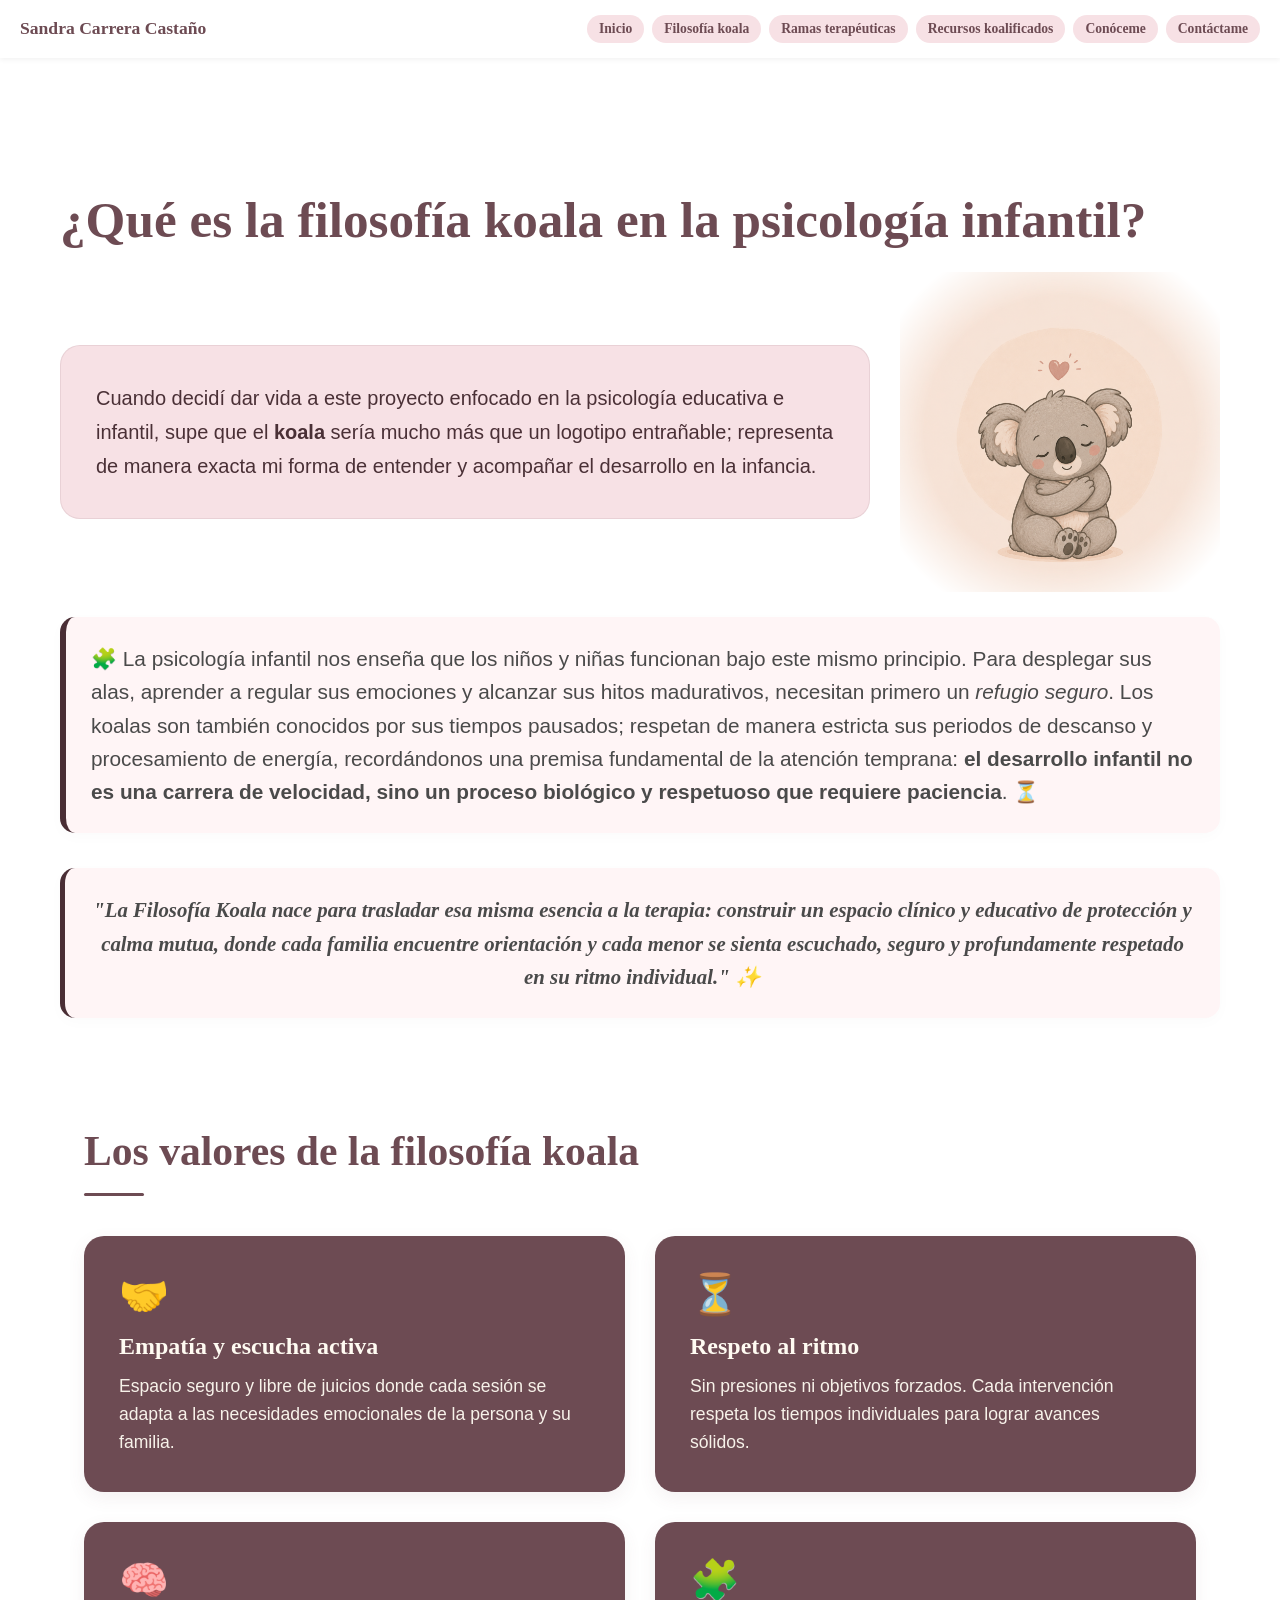
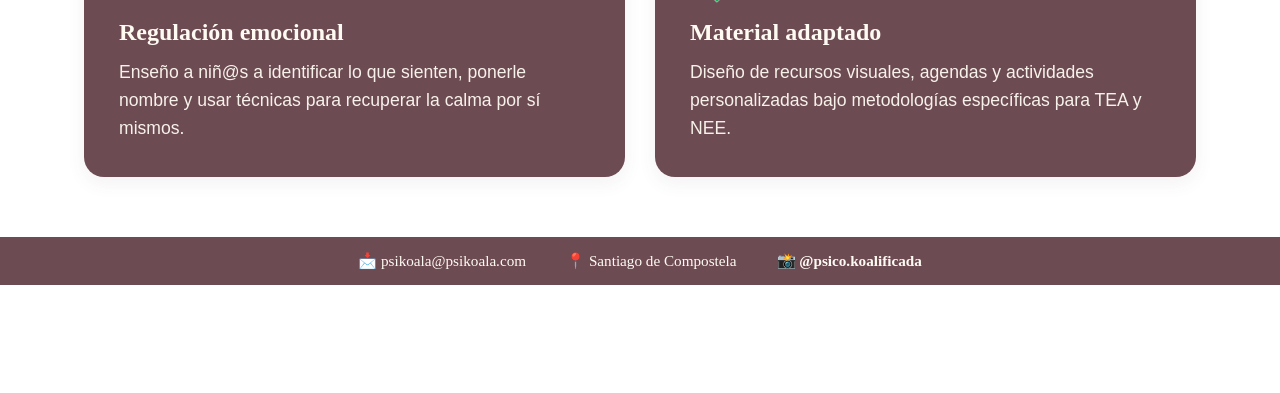
<file: filosofia.html>
<!DOCTYPE html>
<html lang="es">
    
<head>
    <meta name="viewport" content="width=device-width, initial-scale=1.0">
    <meta charset="UTF-8">
    <title>Filosofía Koala - Sandra Carrera</title>
    <link rel="stylesheet" href="style.css">
    
    <!-- ESTILOS CSS EXCLUSIVOS (Aquí dentro es donde se procesan correctamente sin dar errores) -->
    <style>
        .filosofia-contenedor {
            max-width: 1050px;
            margin: 120px auto 40px auto;
            padding: 0 20px;
            font-family: sans-serif;
        }
        .cabecera-filosofia-flexible {
            display: grid;
            grid-template-columns: 1fr;
            gap: 30px;
            align-items: center;
            width: 100%;
            margin-bottom: 40px;
            text-align: left;
        }
        @media (min-width: 768px) {
            .cabecera-filosofia-flexible {
                grid-template-columns: 2fr 1fr !important;
            }
        }
        .tarjeta-rosa-filosofia {
            background-color: #FDF8F5;
            padding: 35px;
            border-radius: 16px;
            box-shadow: 0 8px 25px rgba(74, 46, 53, 0.04);
            border-left: 6px solid #4A2E35;
        }
        .texto-interior-filosofia {
            line-height: 1.8;
            color: #5A454A;
            font-size: 1.15rem;
            text-align: justify;
        }
        .texto-interior-filosofia p {
            margin-bottom: 20px;
        }
        .bloque-destacado-granate {
            background-color: #4A2E35;
            padding: 25px;
            border-radius: 12px;
            margin-top: 15px;
        }
        .bloque-destacado-granate p {
            margin: 0;
            font-weight: 600;
            color: #FDF8F5;
            font-style: italic;
            font-size: 1.2rem;
            text-align: center;
            line-height: 1.6;
        }
    </style>
</head>
<body>
<div>
    <!-- MENÚ DE NAVEGACIÓN CORPORATIVA ADAPTADO A MÓVILES -->
    <nav class="nav-principal" style="display: flex; flex-wrap: wrap; justify-content: space-between; align-items: center; padding: 15px 20px; background-color: #ffffff; box-shadow: 0 2px 5px rgba(0,0,0,0.05); gap: 15px;">
        
        <!-- Nombre/Logo a la izquierda -->
        <a href="index.html" class="nav-logo" style="text-decoration: none; color: #6d4b53; font-family: Georgia, serif; font-weight: 700; font-size: 1.1rem;">
            <span style="white-space: nowrap;">Sandra Carrera Castaño</span>
        </a>
        
        <!-- Lista de botones que ahora se alinean al centro si caen de línea -->
        <ul class="nav-links" style="display: flex; flex-wrap: wrap; gap: 8px; justify-content: center; align-items: center; list-style: none; margin: 0; padding: 0;">
            <li><a href="index.html" style="background-color: #F7E1E5; color: #6d4b53; font-family: Georgia, serif; padding: 6px 12px; border-radius: 20px; text-decoration: none; display: inline-block; font-weight: 600; font-size: 0.85rem;">Inicio</a></li>
            <li><a href="filosofia.html" style="background-color: #F7E1E5; color: #6d4b53; font-family: Georgia, serif; padding: 6px 12px; border-radius: 20px; text-decoration: none; display: inline-block; font-weight: 600; font-size: 0.85rem;">Filosofía koala</a></li>
            <li><a href="terapia.html" style="background-color: #F7E1E5; color: #6d4b53; font-family: Georgia, serif; padding: 6px 12px; border-radius: 20px; text-decoration: none; display: inline-block; font-weight: 600; font-size: 0.85rem;">Ramas terapéuticas</a></li>
            <li><a href="recursos.html" style="background-color: #F7E1E5; color: #6d4b53; font-family: Georgia, serif; padding: 6px 12px; border-radius: 20px; text-decoration: none; display: inline-block; font-weight: 600; font-size: 0.85rem;">Recursos koalificados</a></li>
            <li><a href="conoceme.html" style="background-color: #F7E1E5; color: #6d4b53; font-family: Georgia, serif; padding: 6px 12px; border-radius: 20px; text-decoration: none; display: inline-block; font-weight: 600; font-size: 0.85rem;">Conóceme</a></li>
            <li><a href="contacto.html" style="background-color: #F7E1E5; color: #6d4b53; font-family: Georgia, serif; padding: 6px 12px; border-radius: 20px; text-decoration: none; display: inline-block; font-weight: 600; font-size: 0.85rem;">Contáctame</a></li>
        </ul>
    </nav>
</div>



<!-- CUERPO PRINCIPAL DE LA PÁGINA (FILOSOFÍA KOALA) -->
<!-- El padding-top de 130px evita que el menú fijo superior corte el título principal -->
<main class="filosofia-contenedor" style="max-width: 1200px !important; margin: 0 auto !important; padding: 130px 20px 0 20px !important; box-sizing: border-box !important; display: block !important;">
    
    <!-- CONTENEDOR PRINCIPAL DE CABECERA -->
    <div style="display: flex !important; flex-direction: column !important; gap: 20px !important; margin-bottom: 25px !important; width: 100% !important; box-sizing: border-box !important;">
        
        <!-- 1. TÍTULO CON TAMAÑO RESPONSIVO (Ocupa menos líneas en móvil) -->
        <h1 style="color: #6d4b53 !important; font-family: Georgia, 'Times New Roman', serif !important; font-size: clamp(2rem, 6vw, 3.2rem) !important; font-weight: 700 !important; margin: 0 !important; line-height: 1.25 !important; text-transform: lowercase !important;">
            <span style="text-transform: capitalize !important;">¿Qué</span> es la filosofía koala en la psicología infantil?
        </h1>
        
        <!-- 2. BLOQUE FLEXIBLE: Mantiene tarjeta a la izquierda e imagen a la derecha en PC, pero invierte el orden en móvil para colocar la imagen ARRIBA de la tarjeta -->
        <div style="display: flex !important; flex-wrap: wrap-reverse !important; gap: 30px !important; align-items: center !important; width: 100% !important; box-sizing: border-box !important;">
            
            <!-- TARJETA INTRODUCTORIA -->
            <div style="flex: 1 1 400px !important; background-color: #F7E1E5 !important; color: #4a3036 !important; border: 1px solid rgba(109, 75, 83, 0.1) !important; padding: 35px !important; border-radius: 20px !important; box-sizing: border-box !important;">
                <p style="margin: 0 !important; font-size: 1.25rem !important; line-height: 1.7 !important;">
                    Cuando decidí dar vida a este proyecto enfocado en la psicología educativa e infantil, supe que el <strong>koala</strong> sería mucho más que un logotipo entrañable; representa de manera exacta mi forma de entender y acompañar el desarrollo en la infancia.
                </p>
            </div>

            <!-- IMAGEN DE FILOSOFÍA (Aparece debajo del título y sobre la tarjeta en móvil, con bordes integrados) -->
            <div style="flex: 0 0 320px !important; max-width: 100% !important; margin: 0 auto !important; display: flex !important; justify-content: center !important; align-items: center !important; box-sizing: border-box !important;">
                <img src="img/filosofia.png.png" alt="Ilustración Filosofía Koala" style="width: 100% !important; max-width: 320px !important; height: auto !important; display: block !important; -webkit-mask-image: radial-gradient(circle, rgba(0,0,0,1) 60%, rgba(0,0,0,0) 88%) !important; mask-image: radial-gradient(circle, rgba(0,0,0,1) 60%, rgba(0,0,0,0) 88%) !important; mix-blend-mode: multiply !important;">
            </div>

        </div>
        
    </div>


 <!-- BLOQUES EXTENDIDOS: TARJETAS CON ANCHO COMPLETO HASTA LA IMAGEN, FONDO CLARO Y LETRA OSCURA -->
<div style="width: 100% !important; display: flex !important; flex-direction: column !important; gap: 20px !important; box-sizing: border-box !important; margin-bottom: 50px !important;">
    
    <!-- TARJETA 2: EXPLICACIÓN PAUSADA (Tamaño de letra aumentado a 1.3rem) -->
    <div class="tarjeta-rosa-filosofia" style="background-color: #fff5f6 !important; padding: 25px !important; border-radius: 15px !important; box-shadow: 0 4px 15px rgba(0,0,0,0.02) !important; box-sizing: border-box !important;">
        <p style="margin: 0 !important; color: #4a4a4a !important; font-family: sans-serif !important; line-height: 1.6 !important; font-size: 1.3rem !important;">
            🧩 La psicología infantil nos enseña que los niños y niñas funcionan bajo este mismo principio. Para desplegar sus alas, aprender a regular sus emociones y alcanzar sus hitos madurativos, necesitan primero un <em>refugio seguro</em>. Los koalas son también conocidos por sus tiempos pausados; respetan de manera estricta sus periodos de descanso y procesamiento de energía, recordándonos una premisa fundamental de la atención temprana: <strong>el desarrollo infantil no es una carrera de velocidad, sino un proceso biológico y respetuoso que requiere paciencia</strong>. ⏳
        </p>
    </div>

    <!-- TARJETA 3: DESTACADO CON CITA (Tamaño de letra aumentado a 1.3rem con borde izquierdo oscuro) -->
    <div class="bloque-destacado-granate" style="background-color: #fff5f6 !important; padding: 25px !important; border-radius: 15px !important; box-shadow: 0 4px 15px rgba(0,0,0,0.02) !important; box-sizing: border-box !important; border-left: 5px solid #4A2E35 !important;">
        <p style="margin: 0 !important; font-family: Georgia, serif !important; font-style: italic !important; line-height: 1.6 !important; font-size: 1.3rem !important; color: #4a4a4a !important;">
            "La Filosofía Koala nace para trasladar esa misma esencia a la terapia: construir un espacio clínico y educativo de protección y calma mutua, donde cada familia encuentre orientación y cada menor se sienta escuchado, seguro y profundamente respetado en su ritmo individual." ✨
        </p>
    </div>
    
</div>



  <!-- LÍNEA 2: SECCIÓN MIS VALORES (Ajustada al ancho global) -->
 <section id="mis-valores" style="width: 100%; margin: 60px auto 60px auto; box-sizing: border-box;">
        
        <!-- CABECERA DE VALORES -->
        <div class="seccion-valores-cabecera" style="text-align: left; margin-bottom: 40px;">
            <h2 style="color: #6d4b53; font-family: Georgia, 'Times New Roman', serif; font-size: 2.6rem; font-weight: 700; margin: 0; line-height: 1.25; text-transform: lowercase;">
                <span style="text-transform: capitalize;">Los</span> valores de la filosofía koala
            </h2>
            <div class="linea-decorativa" style="width: 60px; height: 3px; background-color: #6d4b53; margin: 15px 0 0 0; border-radius: 2px;"></div>
        </div>

     <!-- CUADRÍCULA CONFIGURADA PARA FORZAR SIMETRÍA: 2 ARRIBA Y 2 ABAJO -->
<div class="values-list" style="display: grid; grid-template-columns: repeat(auto-fit, minmax(48%, 1fr)); gap: 30px; width: 100%; box-sizing: border-box;">

    <!-- Tarjeta 1: Empatía -->
    <div class="value-item" style="background-color: #6D4B53 !important; padding: 35px; border-radius: 20px; box-shadow: 0 6px 18px rgba(109, 75, 83, 0.08); display: flex; flex-direction: column; justify-content: space-between; box-sizing: border-box;">
        <div>
            <div class="value-icon" style="font-size: 2.5rem; margin-bottom: 15px;">🤝</div>
            <h3 class="value-name" style="color: #FFFBF2 !important; font-family: Georgia, serif; font-size: 1.5rem; font-weight: 800; margin-top: 0; margin-bottom: 12px;">Empatía y escucha activa</h3>
            <p class="value-desc" style="color: #FFFBF2 !important; font-size: 1.1rem; line-height: 1.6; margin: 0; opacity: 0.95;">Espacio seguro y libre de juicios donde cada sesión se adapta a las necesidades emocionales de la persona y su familia.</p>
        </div>
    </div>

    <!-- Tarjeta 2: Ritmo -->
    <div class="value-item" style="background-color: #6D4B53 !important; padding: 35px; border-radius: 20px; box-shadow: 0 6px 18px rgba(109, 75, 83, 0.08); display: flex; flex-direction: column; justify-content: space-between; box-sizing: border-box;">
        <div>
            <div class="value-icon" style="font-size: 2.5rem; margin-bottom: 15px;">⏳</div>
            <h3 class="value-name" style="color: #FFFBF2 !important; font-family: Georgia, serif; font-size: 1.5rem; font-weight: 800; margin-top: 0; margin-bottom: 12px;">Respeto al ritmo</h3>
            <p class="value-desc" style="color: #FFFBF2 !important; font-size: 1.1rem; line-height: 1.6; margin: 0; opacity: 0.95;">Sin presiones ni objetivos forzados. Cada intervención respeta los tiempos individuales para lograr avances sólidos.</p>
        </div>
    </div>

    <!-- Tarjeta 3: Regulación Emocional -->
    <div class="value-item" style="background-color: #6D4B53 !important; padding: 35px; border-radius: 20px; box-shadow: 0 6px 18px rgba(109, 75, 83, 0.08); display: flex; flex-direction: column; justify-content: space-between; box-sizing: border-box;">
        <div>
            <div class="value-icon" style="font-size: 2.5rem; margin-bottom: 15px;">🧠</div>
            <h3 class="value-name" style="color: #FFFBF2 !important; font-family: Georgia, serif; font-size: 1.5rem; font-weight: 800; margin-top: 0; margin-bottom: 12px;">Regulación emocional</h3>
            <p class="value-desc" style="color: #FFFBF2 !important; font-size: 1.1rem; line-height: 1.6; margin: 0; opacity: 0.95;">Enseño a niñ@s a identificar lo que sienten, ponerle nombre y usar técnicas para recuperar la calma por sí mismos.</p>
        </div>
    </div>

    <!-- Tarjeta 4: Material Adaptado -->
    <div class="value-item" style="background-color: #6D4B53 !important; padding: 35px; border-radius: 20px; box-shadow: 0 6px 18px rgba(109, 75, 83, 0.08); display: flex; flex-direction: column; justify-content: space-between; box-sizing: border-box;">
        <div>
            <div class="value-icon" style="font-size: 2.5rem; margin-bottom: 15px;">🧩</div>
            <h3 class="value-name" style="color: #FFFBF2 !important; font-family: Georgia, serif; font-size: 1.5rem; font-weight: 800; margin-top: 0; margin-bottom: 12px;">Material adaptado</h3>
            <p class="value-desc" style="color: #FFFBF2 !important; font-size: 1.1rem; line-height: 1.6; margin: 0; opacity: 0.95;">Diseño de recursos visuales, agendas y actividades personalizadas bajo metodologías específicas para TEA y NEE.</p>
        </div>
    </div>

</div>


</div>


<!-- PIE DE PÁGINA FINAL HORIZONTAL EMPOJADO ABAJO DEL TODO -->
<footer class="pie-contacto-final" style="background-color: #6D4B53 !important; padding: 15px 0 !important; margin-top: 60px !important; width: 100vw !important; position: relative !important; left: 50% !important; right: 50% !important; margin-left: -50vw !important; margin-right: -50vw !important; box-sizing: border-box !important;">
    <div class="pie-contenedor" style="max-width: 1100px !important; margin: 0 auto !important; padding: 0 20px !important; box-sizing: border-box !important;">
        
        <ul class="contacto-final-lista" style="list-style: none !important; padding: 0 !important; margin: 0 !important; display: flex !important; flex-direction: row !important; justify-content: center !important; align-items: center !important; gap: 40px !important;">
            <li>
                <a href="mailto:psikoala@psikoala.com" style="text-decoration: none !important; color: #FFFBF2 !important; font-family: Georgia, serif !important; font-size: 0.95rem !important;">
                    📩 psikoala@psikoala.com
                </a>
            </li>
            <li style="display: inline-block !important; color: #FFFBF2 !important; font-family: Georgia, serif !important; font-size: 0.95rem !important; margin: 0 !important;">
                📍 Santiago de Compostela
            </li>
            <li>
                <a href="https://instagram.com" target="_blank" rel="noopener noreferrer" style="text-decoration: none !important; color: #FFFBF2 !important; font-family: Georgia, serif !important; font-size: 0.95rem !important; font-weight: 600 !important;">
                    📸 @psico.koalificada
                </a>
            </li>
        </ul>
    </div>
</footer>


</body>
</html>
</file>
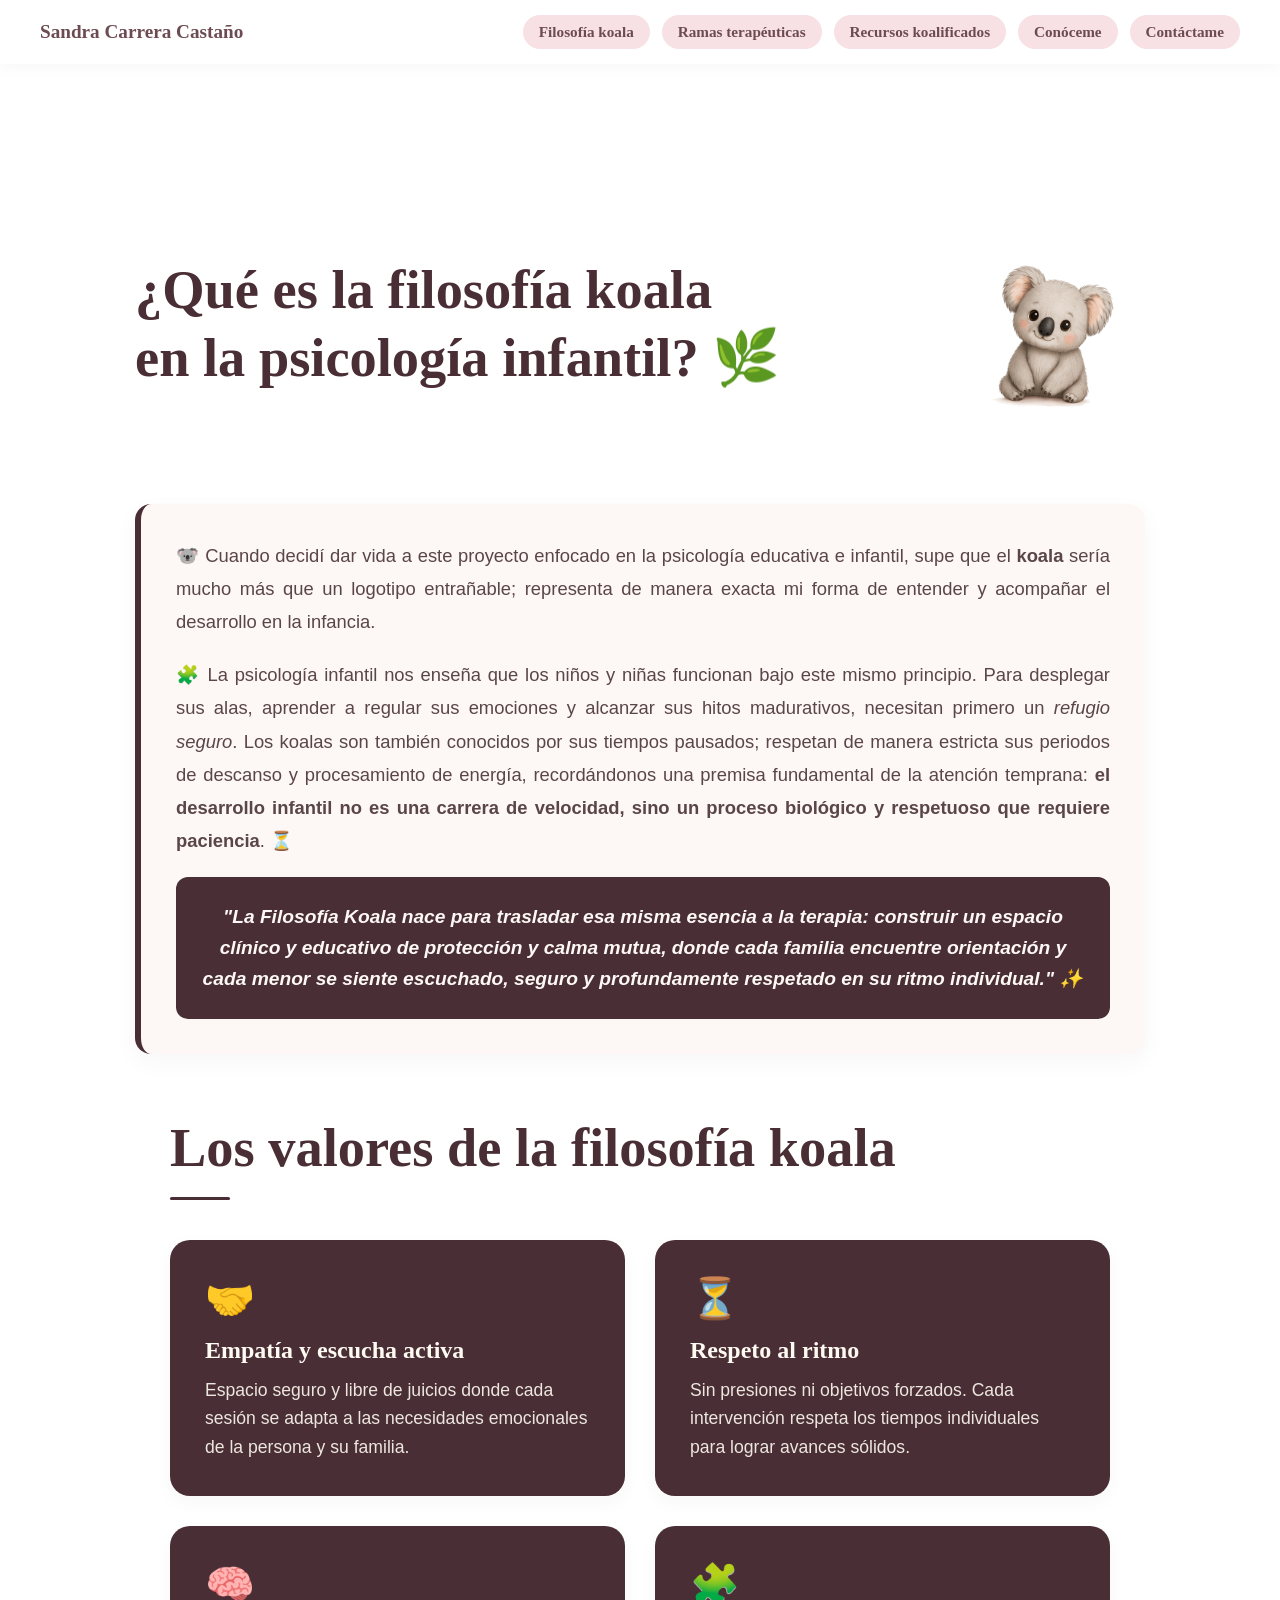
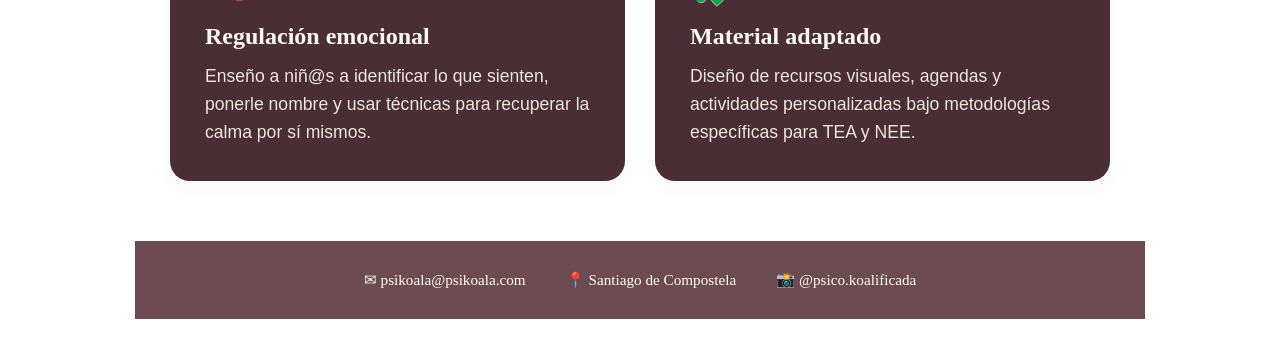
<file: filosofia.valores.html>
<!DOCTYPE html>
<html lang="es">
<head>
    <meta charset="UTF-8">
    <meta name="viewport" content="width=device-width, initial-scale=1.0">
    <title>Filosofía Koala - Sandra Carrera</title>
    <link rel="stylesheet" href="style.css">
    
    <!-- ESTILOS CSS EXCLUSIVOS (Aquí dentro es donde se procesan correctamente sin dar errores) -->
    <style>
        .filosofia-contenedor {
            max-width: 1050px;
            margin: 120px auto 40px auto;
            padding: 0 20px;
            font-family: sans-serif;
        }
        .cabecera-filosofia-flexible {
            display: grid;
            grid-template-columns: 1fr;
            gap: 30px;
            align-items: center;
            width: 100%;
            margin-bottom: 40px;
            text-align: left;
        }
        @media (min-width: 768px) {
            .cabecera-filosofia-flexible {
                grid-template-columns: 2fr 1fr !important;
            }
        }
        .tarjeta-rosa-filosofia {
            background-color: #FDF8F5;
            padding: 35px;
            border-radius: 16px;
            box-shadow: 0 8px 25px rgba(74, 46, 53, 0.04);
            border-left: 6px solid #4A2E35;
        }
        .texto-interior-filosofia {
            line-height: 1.8;
            color: #5A454A;
            font-size: 1.15rem;
            text-align: justify;
        }
        .texto-interior-filosofia p {
            margin-bottom: 20px;
        }
        .bloque-destacado-granate {
            background-color: #4A2E35;
            padding: 25px;
            border-radius: 12px;
            margin-top: 15px;
        }
        .bloque-destacado-granate p {
            margin: 0;
            font-weight: 600;
            color: #FDF8F5;
            font-style: italic;
            font-size: 1.2rem;
            text-align: center;
            line-height: 1.6;
        }
    </style>
</head>
<body>

<!-- MENÚ DE NAVEGACIÓN CORPORATIVA DEFINITIVA -->
<nav class="nav-principal">
    <a href="index.html" class="nav-logo">
        Sandra Carrera Castaño
    </a>
    <ul class="nav-links">
        <li><a href="filosofia.html">Filosofía koala</a></li>
        <li><a href="terapia.html">Ramas terapéuticas</a></li>
        <li><a href="recursos.html">Recursos koalificados</a></li>
        <li><a href="conoceme.html">Conóceme</a></li>
        <li><a href="contacto.html">Contáctame</a></li>
    </ul>
</nav>


<!-- CUERPO PRINCIPAL DE LA PÁGINA -->
<main class="filosofia-contenedor">
    
    <!-- CABECERA CON NUEVO TÍTULO E IMAGEN DEL KOALA EN LA MISMA LÍNEA -->
    <div class="cabecera-filosofia-flexible" style="display: flex; flex-wrap: wrap; justify-content: space-between; align-items: center; gap: 30px; margin-bottom: 40px;">
        <!-- Título forzado a dos líneas elegantes -->
        <h1 style="color: #4A2E35; font-family: Georgia, 'Times New Roman', serif; font-size: 3.4rem; font-weight: 700; margin: 0; line-height: 1.25; text-transform: lowercase; flex: 1; min-width: 320px;">
            <span style="text-transform: capitalize;">¿Qué</span> es la filosofía koala<br>en la psicología infantil? 🌿
        </h1>
        <!-- Imagen del koala a la derecha y más grande -->
        <div style="flex-shrink: 0; text-align: center;">
            <img src="img/img-koala.png" alt="Ilustración Koala" style="max-width: 100%; max-height: 280px; width: auto; border-radius: 12px;">
        </div>
    </div>

    
    <!-- TARJETA GENERAL CON FONDO ROSA SUAVE -->
    <div class="tarjeta-rosa-filosofia">
        <div class="texto-interior-filosofia">
            <p style="margin-top: 0;">
                🐨 Cuando decidí dar vida a este proyecto enfocado en la psicología educativa e infantil, supe que el <strong>koala</strong> sería mucho más que un logotipo entrañable; representa de manera exacta mi forma de entender y acompañar el desarrollo en la infancia. 
            </p>
            
            <p>
                🧩 La psicología infantil nos enseña que los niños y niñas funcionan bajo este mismo principio. Para desplegar sus alas, aprender a regular sus emociones y alcanzar sus hitos madurativos, necesitan primero un <em>refugio seguro</em>.  Los koalas son también conocidos por sus tiempos pausados; respetan de manera estricta sus periodos de descanso y procesamiento de energía, recordándonos una premisa fundamental de la atención temprana: <strong>el desarrollo infantil no es una carrera de velocidad, sino un proceso biológico y respetuoso que requiere paciencia</strong>. ⏳
            </p>

            <!-- Bloque destacado interior en granate con letras blanco-crema -->
            <div class="bloque-destacado-granate">
                <p>
                    "La Filosofía Koala nace para trasladar esa misma esencia a la terapia: construir un espacio clínico y educativo de protección y calma mutua, donde cada familia encuentre orientación y cada menor se siente escuchado, seguro y profundamente respetado en su ritmo individual." ✨
                </p>
            </div>
        </div>
    </div>

<!-- 2. SECCIÓN MIS VALORES -->
<section id="mis-valores" style="max-width: 1100px; margin: 60px auto; padding: 0 20px;">
  <div class="section-inner">
    
    <div class="seccion-valores-cabecera" style="text-align: left; margin-bottom: 40px;">
      <!-- Título idéntico en tipografía, tamaño, formato y situación a la frase principal -->
      <h1 style="color: #4A2E35; font-family: Georgia, 'Times New Roman', serif; font-size: 3.4rem; font-weight: 700; margin: 0; line-height: 1.25; text-transform: lowercase;">
        <span style="text-transform: capitalize;">Los</span> valores de la filosofía koala
      </h1>
      <div class="linea-decorativa" style="width: 60px; height: 3px; background-color: #4A2E35; margin: 15px 0 0 0; border-radius: 2px;"></div>
    </div>

    <!-- CONTENEDOR EN CUADRÍCULA DE 2 COLUMNAS (Para hacer formato 4 cuadrados) -->
    <div class="values-list" style="display: grid; grid-template-columns: repeat(auto-fit, minmax(450px, 1fr)); gap: 30px;">
      
      <!-- Tarjeta 1 -->
      <div class="value-item" style="background-color: #F7E1E5; padding: 35px; border-radius: 20px; box-shadow: 0 6px 18px rgba(74, 46, 53, 0.04); display: flex; flex-direction: column; justify-content: space-between;">
        <div>
          <div class="value-icon" style="font-size: 2.5rem; margin-bottom: 15px;">🤝</div>
          <h3 class="value-name" style="color: #4A2E35; font-size: 1.5rem; font-weight: 800; margin-top: 0; margin-bottom: 12px;">Empatía y escucha activa</h3>
          <p class="value-desc" style="color: #4A2E35; font-size: 1.1rem; line-height: 1.6; margin: 0; opacity: 0.9;">Espacio seguro y libre de juicios donde cada sesión se adapta a las necesidades emocionales de la persona y su familia.</p>
        </div>
      </div>

      <!-- Tarjeta 2 -->
      <div class="value-item" style="background-color: #F7E1E5; padding: 35px; border-radius: 20px; box-shadow: 0 6px 18px rgba(74, 46, 53, 0.04); display: flex; flex-direction: column; justify-content: space-between;">
        <div>
          <div class="value-icon" style="font-size: 2.5rem; margin-bottom: 15px;">⏳</div>
          <h3 class="value-name" style="color: #4A2E35; font-size: 1.5rem; font-weight: 800; margin-top: 0; margin-bottom: 12px;">Respeto al ritmo</h3>
          <p class="value-desc" style="color: #4A2E35; font-size: 1.1rem; line-height: 1.6; margin: 0; opacity: 0.9;">Sin presiones ni objetivos forzados. Cada intervención respeta los tiempos individuales para lograr avances sólidos.</p>
        </div>
      </div>

      <!-- Tarjeta 3 -->
      <div class="value-item" style="background-color: #F7E1E5; padding: 35px; border-radius: 20px; box-shadow: 0 6px 18px rgba(74, 46, 53, 0.04); display: flex; flex-direction: column; justify-content: space-between;">
        <div>
          <div class="value-icon" style="font-size: 2.5rem; margin-bottom: 15px;">🧠</div>
          <h3 class="value-name" style="color: #4A2E35; font-size: 1.5rem; font-weight: 800; margin-top: 0; margin-bottom: 12px;">Regulación emocional</h3>
          <p class="value-desc" style="color: #4A2E35; font-size: 1.1rem; line-height: 1.6; margin: 0; opacity: 0.9;">Enseño a niñ@s a identificar lo que sienten, ponerle nombre y usar técnicas para recuperar la calma por sí mismos.</p>
        </div>
      </div>

      <!-- Tarjeta 4 -->
      <div class="value-item" style="background-color: #F7E1E5; padding: 35px; border-radius: 20px; box-shadow: 0 6px 18px rgba(74, 46, 53, 0.04); display: flex; flex-direction: column; justify-content: space-between;">
        <div>
          <div class="value-icon" style="font-size: 2.5rem; margin-bottom: 15px;">🧩</div>
          <h3 class="value-name" style="color: #4A2E35; font-size: 1.5rem; font-weight: 800; margin-top: 0; margin-bottom: 12px;">Material adaptado</h3>
          <p class="value-desc" style="color: #4A2E35; font-size: 1.1rem; line-height: 1.6; margin: 0; opacity: 0.9;">Diseño de recursos visuales, agendas y actividades personalizadas bajo metodologías específicas para TEA y NEE.</p>
        </div>
      </div>

    </div>
  </div>
</section>

<!-- PIE DE PÁGINA FINAL -->
<footer class="pie-contacto-final">
    <div class="pie-contenedor">
        <ul class="contacto-final-lista">
            <li><a href="mailto:psikoala@psikoala.com">✉ psikoala@psikoala.com</a></li>
            <li><span>📍 Santiago de Compostela</span></li>
          <a href="https://www.instagram.com/psico.koalificada" target="_blank" rel="noopener noreferrer">
  📸 @psico.koalificada
</a>
        </ul>
    </div> 
</footer>
</body>
</html>
</file>
<file: style.css>
/* ==========================================================================
   1. VARIABLES CORPORATIVAS (PALETA PASTEL UNIFICADA)
   ========================================================================== */
:root {
    --ff-display: 'Georgia', 'Playfair Display', serif, sans-serif;
    --bark: #6D4B53;                 /* Granate oscuro corporativo oficial */
    --cream: #FFFBF2;                /* Crema claro suave de contraste oficial */
    --white: #ffffff;                /* Blanco puro */
    --blush: #F7E1E5;                /* Rosa pastel de los botones del menú */
    --rose: #A36D77;                 /* Rosa viejo de las tarjetas del inicio */
    --muted: #8a636c;                /* Texto secundario apagado */
    --text: #332221;                 /* Texto principal oscuro */
    --radius-md: 20px;
    --radius-lg: 30px;
    --shadow: 0 10px 30px rgba(109, 75, 83, 0.08);
    
    /* Colores unificados para tarjetas de recursos y valores */
    --bg-dark-resource: #4A2E35;     /* Fondo ciruela oscuro */
    --text-light-resource: #FFFBF2;  /* Letras crema claro */
    --text-muted-resource: #e5dadc;  /* Texto secundario claro */
}

/* ==========================================================================
   2. REGLAS DE SOPORTE GENERAL (ORDENADOR Y MÓVIL)
   ========================================================================== */
*, *::before, *::after {
    box-sizing: border-box !important; 
}

body {
    margin: 0;
    padding: 0;
    width: 100%;
    overflow-x: hidden; /* Evita scrolls horizontales indeseados */
    font-family: 'Segoe UI', Roboto, Helvetica, Arial, sans-serif;
    color: var(--text);
    background-color: var(--white);
    -webkit-font-smoothing: antialiased;
}

section { 
    padding: 3rem 1.5rem; 
    width: 100%;
    max-width: 1200px; /* Limita la expansión infinita en PC */
    margin: 0 auto;    /* Centra la sección en pantallas de ordenador */
}

.section-inner { 
    max-width: 1100px; 
    margin: 0 auto; 
    padding: 0 15px;
}

/* Hace que todas las imágenes y vídeos sean responsivos por defecto */
img, video, iframe {
    max-width: 100%;
    height: auto;
    display: block;
}

/* ==========================================================================
   3. MENÚ DE NAVEGACIÓN COMPACTO Y FIJO (VISTA ORDENADOR)
   ========================================================================== */
.nav-principal {
    display: flex;
    justify-content: space-between;
    align-items: center;
    padding: 15px 40px;
    background-color: var(--white);
    position: sticky; 
    top: 0;
    left: 0;
    width: 100%;
    z-index: 1000;
    box-shadow: 0 2px 15px rgba(109, 75, 83, 0.05);
}

.nav-logo {
    font-family: var(--ff-display);
    color: var(--bark);
    font-size: 1.2rem;
    font-weight: 700;
    text-decoration: none;
    line-height: 1.2;
    flex-shrink: 0; 
}

.nav-links {
    display: flex;
    list-style: none;
    gap: 12px; 
    margin: 0;
    padding: 0;
    align-items: center;
    flex-wrap: wrap; 
}

.nav-links li {
    margin: 0;
    padding: 0;
}

.nav-links a {
    text-decoration: none;
    background-color: var(--blush); 
    color: var(--bark);             
    font-family: var(--ff-display); 
    padding: 8px 16px;
    border-radius: 20px;            
    display: inline-block;
    font-weight: 600;
    font-size: 0.95rem;
    white-space: nowrap; 
    transition: background-color 0.2s ease, color 0.2s ease;
}

.nav-links a:hover {
    background-color: var(--bark);
    color: var(--cream);
}

.boton-nav {
    background-color: var(--bark) !important;
    color: var(--cream) !important;
    padding: 8px 16px;
    border-radius: 20px;
}

.nav-links a.btn-contacto,
.nav-links a[href="contacto.html"] {
    font-weight: 700; 
}

/* ==========================================================================
   4. HERO / CABECERA PRINCIPAL (VISTA ORDENADOR REORGANIZADA)
   ========================================================================== */
.hero-seccion {
    width: 100%;
    max-width: 1100px;
    margin: 0 auto;
    padding: 30px 20px 60px 20px;
}

.hero-dos-columnas {
    display: flex;
    flex-direction: column;
    width: 100%;
}

.cabecera-titulo {
    width: 100%;
    text-align: center;
    margin-bottom: 30px;
}

.cabecera-titulo h1 {
    margin: 0;
    font-size: clamp(2rem, 4vw, 2.8rem); /* Escala suave según la pantalla */
    font-family: var(--ff-display);
    color: var(--bark); 
    line-height: 1.25;
    font-weight: 700;
}

.columna-derecha-imagen {
    width: 100%;
    display: flex;
    align-items: center;
    justify-content: center;
    margin-bottom: 35px;
}

.imagen-sandra-koala-nueva {
    max-width: 100%;
    max-height: 320px;
    width: auto;
    object-fit: contain; 
    display: block;
}

/* Contenedor de las dos tarjetas inferiores */
.sub-tarjetas-container {
    display: flex;
    flex-direction: row; /* En PC van paralelas */
    gap: 20px;
    width: 100%;
}

.tarjeta-redondeada-cabecera {
    background-color: var(--rose) !important; 
    padding: 25px;
    border-radius: 15px; 
    flex: 1; 
    box-shadow: 0 4px 10px rgba(109, 75, 83, 0.05);
    display: flex;
    align-items: center;
}

.tarjeta-redondeada-cabecera p {
    color: var(--cream) !important; 
    font-family: var(--ff-display);
    font-size: 1.1rem;
    margin: 0;
    line-height: 1.6;
    font-weight: 400;
    text-align: left;
}

/* ==========================================================================
   5. SECCIÓN MIS VALORES (GRANATE OSCURO Y LETRA CREMA UNIFICADO)
   ========================================================================== */
#mis-valores { 
    background: var(--white); 
}

.seccion-valores-cabecera { 
    text-align: left; 
    margin-bottom: 40px; 
}

.valores-titulo { 
    font-family: var(--ff-display); 
    font-size: 2.6rem; 
    color: var(--bark); 
    font-weight: 700; 
    margin: 0;
    line-height: 1.25;
}

.linea-decorativa { 
    width: 60px; 
    height: 3px; 
    background-color: var(--bark); 
    margin: 15px 0 0 0; 
    border-radius: 2px; 
}

/* Cuadrícula de simetría fluida: adaptable automáticamente */
.values-list { 
    display: grid;
    grid-template-columns: repeat(auto-fit, minmax(300px, 1fr));
    gap: 30px; 
    width: 100%; 
}

.value-item, #mis-valores .card-valor, #mis-valores .card, .section-valores .card-valor, .valores-grid .card, .card-valor { 
    background-color: var(--bg-dark-resource) !important; 
    border: none !important;
    border-radius: 20px; 
    padding: 35px; 
    box-shadow: 0 6px 18px rgba(109, 75, 83, 0.08); 
    transition: transform 0.3s ease, box-shadow 0.3s ease; 
    display: flex; 
    flex-direction: column; 
    justify-content: flex-start; 
    gap: 12px;
}

.value-item:hover { 
    transform: translateY(-4px); 
    box-shadow: 0 12px 36px rgba(109, 75, 83, 0.15); 
}

.value-icon { 
    font-size: 2.5rem; 
    margin-bottom: 5px; 
}

.value-name { 
    font-family: var(--ff-display) !important; 
    font-size: 1.5rem; 
    font-weight: 800; 
    color: var(--text-light-resource) !important; 
    margin-top: 0;
    margin-bottom: 5px; 
}

.value-desc { 
    font-size: 1.1rem; 
    color: var(--text-light-resource) !important; 
    line-height: 1.6; 
    margin: 0;
    opacity: 0.95;
}

/* ==========================================================================
   6. SECCIÓN CÓMO TRABAJO Y TARJETAS ESTÁTICAS CONTINUAS
   ========================================================================== */
.como-trabajo-contenedor-seccion { 
    background: var(--cream);
    padding: 60px 0;
    width: 100%;
}

.como-trabajo-cabecera {
    text-align: center;
    margin-bottom: 4rem;
    width: 100%;
}

.como-trabajo-cabecera h2 {
    font-family: var(--ff-display) !important;
    font-size: clamp(2.4rem, 4vw, 3.2rem) !important;
    font-weight: 700 !important;
    color: var(--bark);
    margin: 0;
    padding-bottom: 15px;
    position: relative;
    display: inline-block;
}

.como-trabajo-cabecera h2::after {
    content: "";
    position: absolute;
    bottom: 0;
    left: 50%;
    transform: translateX(-50%);
    width: 60px;
    height: 3px;
    background-color: var(--rose);
    border-radius: 2px;
}

.tarjetas-grid-contenedor, .tarjetas-giratorias-contenedor {
    display: flex !important;
    flex-direction: row;
    justify-content: center;
    align-items: stretch; 
    gap: 30px; 
    width: 100%;
    max-width: 1100px;
    margin: 0 auto;
    padding: 0 20px;
    flex-wrap: wrap; 
}

.tarjeta-giratoria, .card-trabajo-estatica { 
    flex: 1 1 300px; 
    max-width: 100%;
    background-color: var(--blush); 
    border-radius: 20px; 
    box-shadow: var(--shadow);
    padding: 35px 24px; 
    display: flex;
    flex-direction: column;
    justify-content: space-between;
    gap: 20px;
}

.contenido-frontal { 
    display: flex; 
    flex-direction: column; 
    height: 100%; 
    gap: 20px;
    justify-content: space-between;
}

.bloque-texto-frontal { 
    text-align: center; 
}

.tarjeta-frontal h3 { 
    font-family: var(--ff-display); 
    color: var(--bark); 
    font-size: 1.6rem; 
    font-weight: 700; 
    margin: 0 0 10px 0; 
}

.subtitulo-frontal { 
    color: var(--text); 
    font-size: 1rem; 
    line-height: 1.5; 
    margin: 0; 
    opacity: 0.9;
}

.bloque-imagen-frontal { 
    display: flex; 
    align-items: center; 
    justify-content: center; 
    overflow: hidden; 
    width: 100%;
    margin-top: auto; 
}

.imagen-frontal-tarjeta { 
    width: 100%; 
    height: auto; 
    max-height: 220px; 
    object-fit: contain; 
    display: block;
}

/* ==========================================================================
   7. ADAPTACIONES MÓVILES EXCLUSIVAS PARA ESTOS DOS BLOQUES
   ========================================================================== */
@media (max-width: 768px) {
    /* Ajustes Mis Valores en móvil */
    .valores-titulo {
        font-size: 2rem;
        text-align: center;
    }

    .linea-decorativa {
        margin: 15px auto 0 auto;
    }

    .values-list {
        grid-template-columns: 1fr; /* Una tarjeta por fila */
        gap: 20px;
    }

    .value-item, #mis-valores .card-valor, #mis-valores .card, .section-valores .card-valor, .valores-grid .card, .card-valor {
        padding: 25px 20px;
    }

    /* Ajustes Cómo Trabajo en móvil */
    .como-trabajo-contenedor-seccion {
        padding: 40px 0;
    }

    .como-trabajo-cabecera {
        margin-bottom: 2rem;
    }

    .tarjetas-grid-contenedor, .tarjetas-giratorias-contenedor {
        flex-direction: column !important; /* Apilado vertical estricto */
        padding: 0 15px;
        gap: 20px;
    }

    .tarjeta-giratoria, .card-trabajo-estatica {
        flex: 1 1 auto !important;
        width: 100%;
        padding: 25px 20px;
    }
}
/* ==========================================================================
   7. TARJETAS DE RECURSOS AMPLIAS (FONDOS OSCUROS DE ALTO CONTRASTE)
   ========================================================================== */
.tarjeta-recurso-amplia {
    max-width: 1000px; 
    margin: 0 auto 50px auto; 
    display: flex;
    flex-direction: row; 
    align-items: stretch; 
    gap: 30px; 
    width: 100%;
    background-color: transparent !important;
}

.tarjeta-recurso-amplia .contenedor-imagen-amplia {
    flex: 1; 
    display: flex;
    justify-content: center;
    align-items: center;
}

.tarjeta-recurso-amplia .contenedor-imagen-amplia img {
    width: 100%;
    height: 100%;
    object-fit: cover;
    border-radius: 16px;
}

.bloque-texto-difuminado {
    flex: 1;
    background-color: var(--bg-dark-resource) !important; /* Fondo granate oscuro */
    border-radius: 16px;
    padding: 30px 40px;
    box-shadow: 0 6px 20px rgba(52, 29, 34, 0.15);
    display: flex;
    flex-direction: column;
    justify-content: center;
}

.titulo-recurso-individual {
    color: var(--text-light-resource) !important; /* Letras crema claras */
    font-size: 2.2rem;
    font-weight: bold;
    margin-bottom: 20px;
    text-align: left;
}

.bloque-texto-difuminado p {
    color: var(--text-muted-resource) !important;
    font-size: 1.15rem;
    line-height: 1.7;
    margin: 0;
    text-align: left;
}

.imagen-cabecera-ramas {
    width: 140px;
    height: auto;
    object-fit: contain;
    vertical-align: middle;
    margin-left: 15px;
}

/* ==========================================================================
   8 y 9. CORRECCIÓN DEFINITIVA: SEPARACIÓN DE IMÁGENES Y TARJETAS INDEPENDIENTES
   ========================================================================== */

.contenedor-articulos {
    max-width: 1100px;
    margin: 0 auto;
    padding: 20px;
    background: transparent !important;
}

.recurso-bloque {
    margin-bottom: 50px;
    display: flex;
    flex-direction: column;
    gap: 20px;
    background: none !important;
    border: none !important;
    padding: 0 !important;
}

.titulo-recurso {
    color: var(--bark);
    font-family: var(--ff-display);
    font-size: 2.2rem;
    font-weight: 700;
    text-align: center;
    margin: 0;
}

/* 1. Limpieza absoluta del contenedor que une los dos elementos */
.tarjeta-recurso {
    display: flex !important;
    flex-direction: row !important;
    gap: 40px !important;            /* Espacio amplio para separar la imagen del texto */
    align-items: stretch !important;  /* Mantiene alturas alineadas en PC */
    width: 100% !important;
    background-color: transparent !important; 
    background: transparent !important;       
    border: none !important;                  
    box-shadow: none !important;              
    overflow: visible !important;             
    height: auto !important;                  /* Elimina la altura fija de 380px en PC */
}

/* 2. Forzamos a que el contenedor de la imagen y la etiqueta img sean 100% transparentes */
.contenedor-imagen, 
.tarjeta-recurso > div[style*="max-width: 400px"] {
    flex: 1 !important;
    max-width: 400px !important;
    display: flex !important;
    justify-content: center !important;
    align-items: center !important;
    background-color: transparent !important; 
    background: transparent !important;
    border: none !important;
    box-shadow: none !important;
}

.card-trabajo img,
.trabajo-grid img,
#como-trabajo img,
.contenedor-imagen img,
.recursos-container img,
.seccion-recursos img,
.bloque-izquierdo-visual img,
.tarjeta-horizontal img,
.contenedor-imagen-amplia img,
.imagen-sandra-koala-nueva,
.tarjeta-recurso img {
    background-color: transparent !important; /* CORRECCIÓN: Evita el fondo gris/granate en las fotos */
    background: transparent !important;
    border-radius: 16px !important;
    box-shadow: none !important;
    border: none !important;
    width: 100% !important;
    height: 100% !important;
    object-fit: contain !important; /* Muestra los koalas completos y nítidos */
    display: block !important;
}

/* Asegura que la foto real de Sandra en Conóceme cubra su espacio sin deformarse */
.tarjeta-recurso img[src*="imagensandra"] {
    object-fit: cover !important; 
}

/* 3. El fondo granate y los bordes ahora pertenecen ÚNICAMENTE a la caja de texto */
.tarjeta-texto {
    flex: 1.5 !important;
    background-color: var(--bg-dark-resource) !important; /* Aplica el granate ciruela en Recursos */
    color: var(--text-light-resource) !important;        
    padding: 40px !important;                 
    border-radius: 20px !important;           
    display: flex !important;
    flex-direction: column !important;
    justify-content: center !important;
    box-shadow: 0 8px 24px rgba(109, 75, 83, 0.12) !important; 
}

/* El texto de la sección "Sobre mí" rosa oscuro también se estila de forma idéntica */
.tarjeta-presentacion-oscura {
    flex: 1.5 !important;
    background-color: var(--bark) !important; /* Granate oficial en Sobre Mí */
    padding: 40px !important;
    border-radius: 20px !important;
    display: flex !important;
    flex-direction: column !important;
    justify-content: center !important;
    box-shadow: 0 8px 24px rgba(109, 75, 83, 0.12) !important;
}

/* Clases de apoyo para las descripciones */
.subtitulo-recurso {
    font-size: 1.25rem;
    font-weight: 700;
    margin-top: 0;
    margin-bottom: 10px;
    color: var(--text-light-resource) !important;
    font-family: var(--ff-display);
}

.descripcion-recurso {
    margin-bottom: 20px;
    line-height: 1.6;
    color: var(--text-muted-resource) !important;
}

.lista-recurso {
    list-style: none;
    padding-left: 0;
    margin: 0;
    display: flex;
    flex-direction: column;
    gap: 12px;
    line-height: 1.5;
    color: var(--text-light-resource) !important;
}

.lista-recurso strong {
    color: var(--white) !important; 
}

/* ==========================================================================
   10. PIE DE PÁGINA CORPORATIVO
   ========================================================================== */
.pie-contacto-final {
    width: 100% !important; 
    background-color: var(--bark) !important; /* Granate oficial corporativo */
    padding: 30px 0 !important;
    margin-top: 60px !important; 
    box-sizing: border-box !important;
}

.pie-contenedor {
    max-width: 1100px !important;
    margin: 0 auto !important;
    padding: 0 20px !important;
    box-sizing: border-box !important;
}

.contacto-final-lista {
    display: flex !important;
    flex-direction: row !important;
    justify-content: center !important;
    align-items: center !important;
    gap: 40px !important;
    list-style: none !important;
    margin: 0 !important;
    padding: 0 !important;
    flex-wrap: wrap; /* Permite que los elementos bajen de línea si no caben en móviles */
}

footer, footer p, footer a, .footer, .footer p, .footer a, .pie-contacto-final, .contacto-final-lista a, .contacto-final-lista span {
    color: var(--cream) !important; /* Tono crema claro oficial y legible */
    text-decoration: none !important;
    font-family: var(--ff-display) !important;
    font-size: 0.95rem !important;
    font-weight: 500 !important;
}

/* ==========================================================================
   11. ADAPTACIONES MÓVILES EXCLUSIVAS PARA ESTOS BLOQUES FINALES
   ========================================================================== */
@media (max-width: 768px) {
    /* Tarjeta de Recurso Amplia en móvil */
    .tarjeta-recurso-amplia {
        flex-direction: column !important; /* Pasa de fila a columna */
        gap: 20px;
        padding: 0 10px;
    }

    .tarjeta-recurso-amplia .contenedor-imagen-amplia {
        width: 100%;
        max-height: 250px;
    }

    .bloque-texto-difuminado {
        padding: 25px 20px;
    }

    .titulo-recurso-individual {
        font-size: 1.6rem;
        text-align: center;
    }

    .bloque-texto-difuminado p {
        text-align: center;
    }

    /* Tarjetas de Recursos y Presentaciones Estándar */
    .tarjeta-recurso {
        flex-direction: column !important; /* Apilado vertical */
        gap: 20px !important;
    }

    .contenedor-imagen, 
    .tarjeta-recurso > div[style*="max-width: 400px"] {
        max-width: 100% !important;
        width: 100% !important;
    }

    .tarjeta-recurso img {
        max-height: 250px !important;
        object-fit: contain !important;
    }

    .tarjeta-texto, .tarjeta-presentacion-oscura {
        padding: 25px 20px !important;
        width: 100% !important;
    }

    .titulo-recurso {
        font-size: 1.8rem;
    }

    .subtitulo-recurso {
        font-size: 1.15rem;
        text-align: center;
    }

    /* Ajuste del Footer / Pie en móvil */
    .pie-contacto-final {
        padding: 25px 15px !important;
    }

    .contacto-final-lista {
        flex-direction: column !important; /* Los contactos se leen uno abajo de otro */
        gap: 15px !important;
        text-align: center;
    }
}

/* ==========================================================================
   11. CONSULTA DE MEDIOS (MEDIA QUERY DEFINITIVA RESPONSIVA < 768PX)
   ========================================================================== */
@media screen and (max-width: 768px) {
    /* Prevenir desbordamiento horizontal global en teléfonos */
    html, body {
        width: 100% !important;
        max-width: 100% !important;
        overflow-x: hidden !important;
    }
    
    /* Control de espaciado general en el cuerpo */
    body {
        padding-left: 0 !important;
        padding-right: 0 !important;
    }
    
    /* Convierte estructuras o rejillas heredadas antiguas a una sola columna */
    .row, .flex-container, .grid-container {
        flex-direction: column !important;
        grid-template-columns: 1fr !important;
    }
    
    /* Fuentes adaptativas de seguridad para evitar cortes de palabras largos */
    h1 { 
        font-size: 1.8rem !important; 
        word-wrap: break-word !important;
        text-align: center !important;
        width: 100% !important;
    }
    
    h2 { 
        font-size: 1.5rem !important; 
        word-wrap: break-word !important;
    }
    
    p { 
        font-size: 1rem !important; 
        line-height: 1.5 !important; 
    }
    
    /* Forzar a que los botones o enlaces tipo botón ocupen el ancho completo táctil */
    button, .btn, a.button {
        width: 100% !important;
        padding: 12px 20px !important;
        margin-bottom: 10px !important;
        display: block !important;
        text-align: center !important;
    }
    
    /* --- MENÚ DE NAVEGACIÓN MÓVIL COMPACTO --- */ 
    nav.nav-principal {
        display: flex !important;
        flex-direction: column !important;
        align-items: center !important;
        text-align: center !important;
        padding: 15px 10px !important;
        position: relative !important; 
        width: 100% !important;
        height: auto !important;
    }
    
    nav.nav-principal .nav-logo {
        margin-bottom: 12px !important;
        font-size: 1.1rem !important;
        display: flex !important;
        flex-direction: column !important;
        align-items: center !important;
    }
    
    nav.nav-principal .nav-logo .colegiada {
        font-size: 0.85em !important;
        margin-top: 3px;
    }
    
    nav.nav-principal ul.nav-links {
        display: flex !important;
        flex-direction: row !important;
        flex-wrap: wrap !important; 
        justify-content: center !important;
        gap: 8px !important;
        width: 100% !important;
        padding: 0 !important;
        margin: 0 !important;
    }
    
    nav.nav-principal ul.nav-links li {
        display: inline-block !important;
        margin: 0 !important;
        padding: 0 !important;
    }
    
    nav.nav-principal ul.nav-links li a {
        padding: 6px 12px !important;
        font-size: 0.8rem !important;
    }

    /* --- ADAPTACIÓN DE BIO / SOBRE MÍ --- */
    /* Invierte el flujo en la fila de biografía para que la foto de Sandra suba arriba del texto en móviles */
    .tarjeta-recurso:has(.tarjeta-clara-texto),
    .tarjeta-recurso:has(.tarjeta-presentacion-oscura) {
        flex-direction: column-reverse !important;
    }

    .tarjeta-clara-texto {
        width: 100% !important;
        flex: none !important;
        padding: 25px 20px !important; 
        border-radius: 15px !important;
    }

    .contenedor-imagen img {
        max-height: 260px !important; 
        width: auto !important;
        margin: 0 auto !important;
    }
}
/* ==========================================================================
   12. AJUSTES DE INFOGRAFÍAS Y RECURSOS EN MÓVIL (COMPLEMENTARIOS)
   ========================================================================== */
@media screen and (max-width: 768px) {
    
    .hero-seccion {
        padding-top: 20px !important;
    }
    
    .hero-dos-columnas {
        display: flex !important;
        flex-direction: column !important; /* Mantiene el título arriba y el dibujo abajo en orden natural */
        gap: 20px !important;
    }
    
    /* --- CONTROL ESTRICTO DE INFOGRAFÍAS (IMAGEN ARRIBA -> TEXTO ABAJO) --- */
    .tarjeta-recurso {
        height: auto !important; 
        display: flex !important;
        flex-direction: column !important; /* Imagen arriba y texto abajo por defecto */
        gap: 20px !important;
    }
    
    /* Modificador para la biografía en 'Sobre mí': Fuerza a que la foto real suba arriba del texto */
    .tarjeta-recurso:has(.tarjeta-clara-texto),
    .tarjeta-recurso:has(.tarjeta-presentacion-oscura) {
        flex-direction: column-reverse !important;
    }
    
    .tarjeta-texto, .tarjeta-clara-texto, .tarjeta-presentacion-oscura {
        height: auto !important;
        width: 100% !important;
        flex: none !important;
        overflow-y: visible !important;
        padding: 25px 20px !important; 
        border-radius: 15px !important;
    }

    /* Asegura que el texto de la tarjeta del Koala mantenga el color de contraste en móvil */
    .tarjeta-presentacion-oscura p {
        color: #FFFBF2 !important;
    }
    
    .contenedor-imagen,
    .tarjeta-recurso > div[style*="max-width: 400px"] {
        height: auto !important;
        max-height: 300px !important;
        width: 100% !important;
        flex: none !important;
        display: flex !important;
        justify-content: center !important;
        align-items: center !important;
    }
    
    .tarjeta-recurso img {
        height: auto !important;
        max-height: 280px !important; 
        width: auto !important;
        object-fit: contain !important;
        margin: 0 auto !important;
    }
    
    /* --- HERO MÓVIL --- */
    .columna-derecha-imagen {
        display: flex !important;
        justify-content: center !important;
    }
    
    .imagen-sandra-koala-nueva {
        max-width: 260px !important; 
        height: auto !important;
        margin: 0 auto !important;
    }
    
    h1, .hero h1, .titulo-principal {
        text-align: center !important;
        width: 100% !important;
        word-wrap: break-word !important;
    }
    
    .titulo-recurso { 
        font-size: 1.8rem !important; 
    }
    
    /* --- SECCIÓN RECURSOS AMPLIAS MÓVIL --- */
    .tarjeta-recurso-amplia {
        flex-direction: column !important; 
        gap: 20px !important;
    }
    
    .tarjeta-recurso-amplia .contenedor-imagen-amplia,
    .bloque-texto-difuminado {
        width: 100% !important;
        flex: none !important;
    }
    
    .bloque-texto-difuminado { 
        padding: 25px 20px !important; 
    }
    
    .titulo-recurso-individual { 
        font-size: 1.6rem !important; 
        text-align: center !important; 
    }
    
    /* --- OTRAS SECCIONES (VALORES, CONTACTO SIMPLE Y PIE) --- */
    .valores-container, .seccion-valores, .valor-card {
        width: 100% !important;
        max-width: 100% !important;
        box-sizing: border-box !important;
        padding-left: 15px !important;
        padding-right: 15px !important;
        overflow-x: hidden !important;
    }
    
    .valores-row, .flex-valores { 
        flex-direction: column !important; 
        width: 100% !important; 
    }
    
    .cards-grid, .valores-grid, .trabajo-grid, .lista-tarjetas-horizontales {
        display: flex !important;
        flex-direction: column !important;
        align-items: center !important;
        gap: 1.5rem !important;
        width: 100% !important;
        padding: 0 !important;
    }

    .contacto-final-lista {
        display: flex !important;
        flex-direction: row !important;
        flex-wrap: wrap !important;
        justify-content: center !important;
        align-items: center !important;
        gap: 15px !important;
        width: 100% !important;
        padding: 0 !important;
    }
    
    .card-valor, .card-trabajo, .card-hero, .card, .tarjeta-horizontal {
        display: flex !important;
        flex-direction: column !important;
        max-width: 100% !important;
        width: 100% !important;
        overflow: hidden !important;
    }
    
    .bloque-izquierdo-visual, .bloque-derecho-texto {
        width: 100% !important;
        min-width: 0 !important;
        max-width: 100% !important;
        padding: 25px 15px !important;
    }
    
    .bloque-izquierdo-visual img { 
        max-width: 220px !important; 
        width: 100% !important; 
        margin: 0 auto !important; 
    }
    
    .tarjeta-horizontal h2, .tarjeta-horizontal h3 { 
        word-break: break-word; 
        hyphens: auto; 
        font-size: 1.4rem !important; 
    }
    
    .tarjeta-contacto h1, .tarjeta-contacto h2, .contacto-titulo {
        font-size: 1.8rem !important;
        word-wrap: break-word !important;
        overflow-wrap: break-word !important;
        white-space: normal !important;
        display: block !important;
        width: 100% !important;
        text-align: center !important;
    }
    
    .tarjeta-contacto, .contacto-card { 
        padding: 20px 15px !important; 
        max-width: 100% !important; 
    }
    
    /* El difuminado radial con máscara se quita en móviles para evitar parpadeos visuales */
    .bloque-izquierdo-visual img, .tarjeta-horizontal img {
        -webkit-mask-image: none !important;
        mask-image: none !important;
    }
}
</file>
